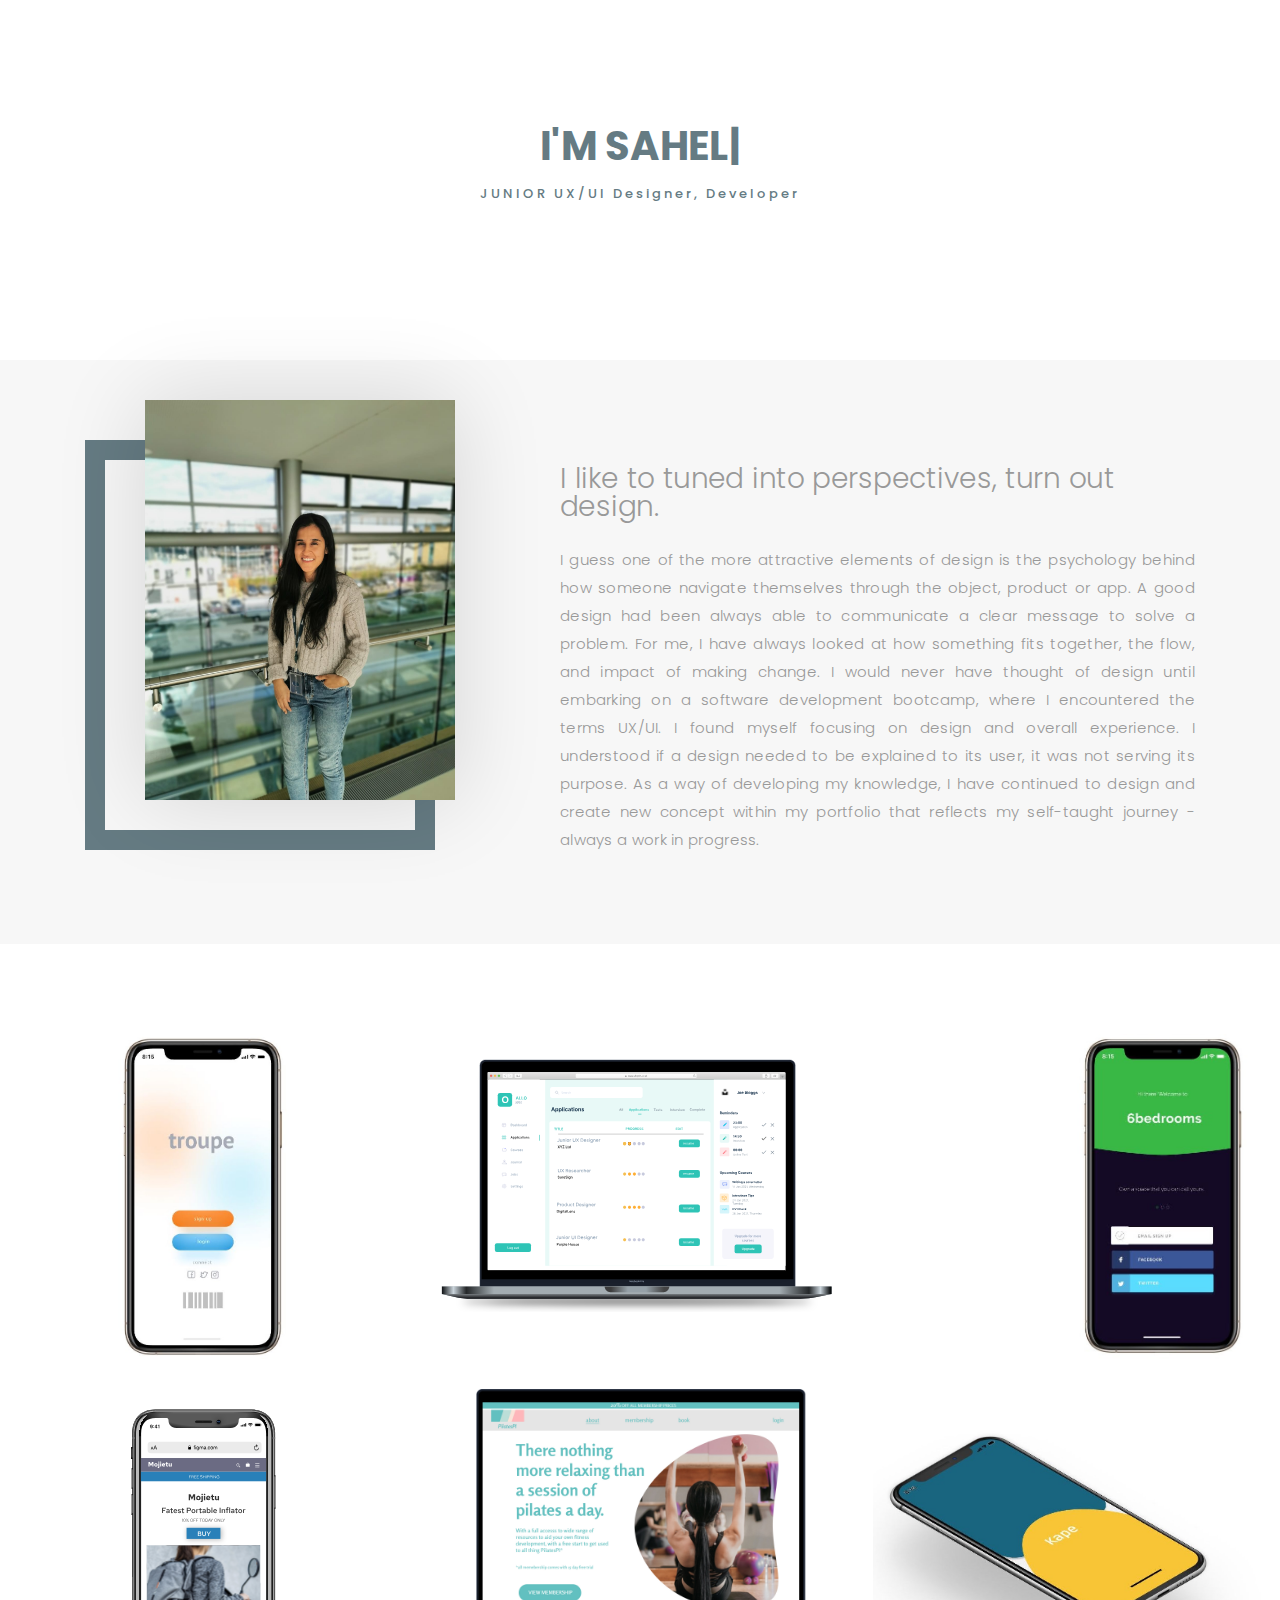
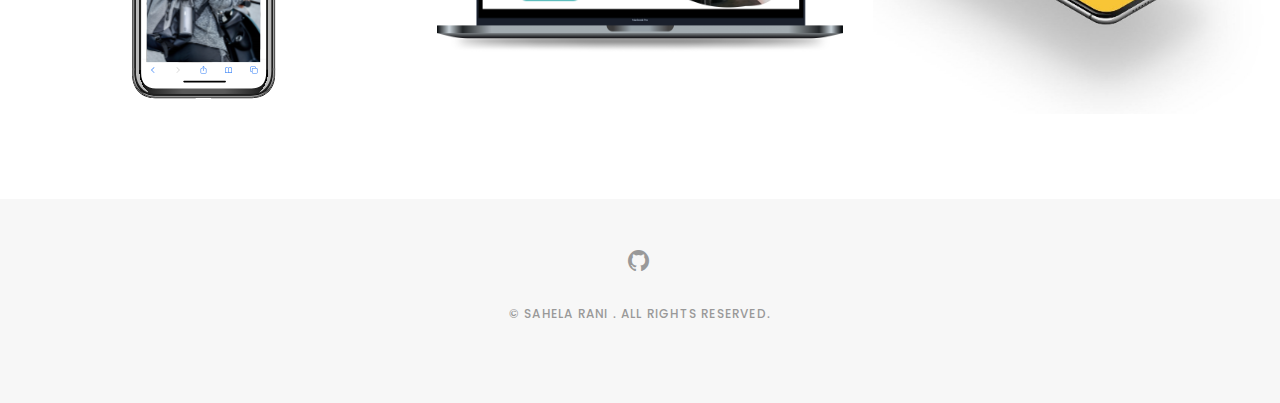
<file: index.html>
<!DOCTYPE html>
<html lang="en">

<head>
  <meta charset="utf-8">
  <meta content="width=device-width, initial-scale=1.0" name="viewport">

  <title>Sahela</title>
  <meta content="" name="description">
  <meta content="" name="keywords">

  <!-- Favicons -->
  <link href="assets/img/favicon.png" rel="icon">
  <link href="assets/img/apple-touch-icon.png" rel="apple-touch-icon">

  <!-- Google Fonts -->
  <link
    href="https://fonts.googleapis.com/css?family=Poppins:300,300i,400,400i,500,500i,600,600i,700,700i|Playfair+Display:400,400i,500,500i,600,600i,700,700i,900,900i"
    rel="stylesheet">

  <!-- Vendor CSS Files -->
  <link href="assets/vendor/bootstrap/css/bootstrap.min.css" rel="stylesheet">
  <link href="assets/vendor/hover/hover.min.css" rel="stylesheet">
  <link href="assets/vendor/ionicons/css/ionicons.min.css" rel="stylesheet">
  <link href="assets/vendor/boxicons/css/boxicons.min.css" rel="stylesheet">
  <link href="assets/vendor/venobox/venobox.css" rel="stylesheet">
  <link href="assets/vendor/owl.carousel/assets/owl.carousel.min.css" rel="stylesheet">

  <!-- Template Main CSS File -->
  <link href="assets/css/style.css" rel="stylesheet">

  <!-- Global site tag (gtag.js) - Google Analytics -->
  <script async src="https://www.googletagmanager.com/gtag/js?id=G-6GZ4BZXMTM"></script>
  <script>
    window.dataLayer = window.dataLayer || [];
    function gtag() { dataLayer.push(arguments); }
    gtag('js', new Date());

    gtag('config', 'G-6GZ4BZXMTM');
  </script>

</head>

<body>

  <!-- ======= Navbar ======= -->
  <nav id="main-nav">
    <div class="row">
      <div class="container">

        <div class="logo">
          <h2><a href="index.html" class="smoothScroll">sahela</a></h2>
        </div>

        <div class="responsive"><i data-icon="m" class="ion-navicon-round"></i></div>

      

      </div>
    </div>
  </nav><!-- End Navbar -->

  <!-- ======= Hero Section ======= -->
  <div id="hero" class="home">

    <div class="container">
      <div class="hero-content">
        <h1>I'm <span class="typed"></span></h1>
        <p class="typed-items" data-typed-person="Sahela">JUNIOR UX/UI Designer, Developer</p>
      </div>

    </div><!-- End Hero -->

    <main id="main">

      <!-- ======= About Section ======= -->
      <div id="about" class="paddsection">
        <div class="container">
          <div class="row justify-content-between">

            <div class="col-lg-4 ">
              <div class="div-img-bg">
                <div class="about-img">
                  <img src="assets/img/me.jpg" class="img-responsive" alt="me">
                </div>
              </div>
            </div>

            <div class="col-lg-7">
              <div class="about-descr">

                <p class="p-heading">I like to tuned into perspectives, turn out design.</p>
                <p class="separator">
                  I guess one of the more attractive elements of design is the psychology behind how someone navigate
                  themselves through
                  the object, product or app. A good design had been always able to communicate a clear message to solve
                  a problem. For
                  me, I have always looked at how something fits together, the flow, and impact of making change. I
                  would never have
                  thought of design until embarking on a software development bootcamp, where I encountered the terms
                  UX/UI. I found
                  myself focusing on design and overall experience. I understood if a design needed to be explained to
                  its user, it was not
                  serving its purpose. As a way of developing my knowledge, I have continued to design and create new
                  concept within my
                  portfolio that reflects my self-taught journey - always a work in progress.
                </p>

              </div>

            </div>
          </div>
        </div>
      </div><!-- End About Section -->



      <!-- ======= Portfolio Section ======= -->
      <div id="portfolio" class="paddsection">

        <div class="row portfolio-container">

              <div class="col-lg-4 col-md-6 portfolio-item ">
                <img src="assets/img/portfolio/portfolio-4.jpg" class="img-fluid" alt="">
                <div class="portfolio-info">
                  <h4>troupe</h4>
                  <p>(UX) Your personal inventory.</p>
                  <a href="assets/img/portfolio/portfolio-4.jpg" data-gall="portfolioGallery" class="venobox preview-link"
                    title="App 3"><i class="bx bx-plus"></i></a>
                  <a href="troupe-details.html"  class="details-link" title="More Details"><i
                      class="bx bx-link"></i></a>
                </div>
              </div>



          <div class="col-lg-4 col-md-6 portfolio-item">
            <img src="assets/img/portfolio/portfolio-2.svg" class="img-fluid" alt="">
            <div class="portfolio-info">
              <h4>allO</h4>
              <p> (UX) Job hunting with a focus.</p>
              <a href="assets/img/portfolio/portfolio-2.svg" data-gall="portfolioGallery" class="venobox preview-link"
                title="Web 3"><i class="bx bx-plus"></i></a>
              <a href="allo-details.html" class="details-link" title="More Details"><i class="bx bx-link"></i></a>
            </div>
          </div>

<div class="col-lg-4 col-md-6 portfolio-item">
  <img src="assets/img/portfolio/portfolio-1.jpg" class="img-fluid" alt="">
  <div class="portfolio-info">
    <h4>6bedrooms</h4>
    <p>(UX) Rent a space all in one place.</p>
    <a href="assets/img/portfolio/portfolio-1.jpg" data-gall="portfolioGallery" class="venobox preview-link"
      title="App 1"><i class="bx bx-plus"></i></a>
    <a href="6bedrooms-details.html" class="details-link" title="More Details"><i class="bx bx-link"></i></a>
  </div>
</div>

<div class="col-lg-4 col-md-6 portfolio-item">
  <img src="assets/img/portfolio/portfolio-3.svg" class="img-fluid" alt="">
  <div class="portfolio-info">
    <h4>Mojietu</h4>
    <p>(UI) Portable Inflator Pump (Website App)</p>
    <a href="assets/img/portfolio/portfolio-3.svg" data-gall="portfolioGallery" class="venobox preview-link"
      title="App 1"><i class="bx bx-plus"></i></a>
    <a href="Mojietu-details.html" class="details-link" title="More Details"><i class="bx bx-link"></i></a>
  </div>
</div>



          <div class="col-lg-4 col-md-6 portfolio-item ">
            <img src="assets/img/portfolio/portfolio-5.jpg" class="img-fluid" alt="">
            <div class="portfolio-info">
              <h4>PilatesPI</h4>
              <p> (UI) Sculpt over time (Website Desktop).</p>
              <a href="assets/img/portfolio/portfolio-5.svg" data-gall="portfolioGallery" class="venobox preview-link"
                title="Web 2"><i class="bx bx-plus"></i></a>
              <a href="PilatesPI-details.html" class="details-link" title="More Details"><i class="bx bx-link"></i></a>
            </div>
          </div>

       

              <div class="col-lg-4 col-md-6 portfolio-item ">
                <img src="assets/img/portfolio/portfolio-6.jpg" class="img-fluid" alt="">
                <div class="portfolio-info">
                  <h4>KAPE</h4>
                  <p>(UI) For the freelancer, creative and visionary. </p>
                  <a href="assets/img/portfolio/portfolio-6.jpg" data-gall="portfolioGallery" class="venobox preview-link"
                    title="Card 2"><i class="bx bx-plus"></i></a>
                  <a href="KAPE-details.html" class="details-link" title="More Details"><i class="bx bx-link"></i></a>
                </div>
              </div>


        </div>

      </div>

  </div><!-- End Portfolio Section -->


  <!-- ======= Footer ======= -->
  <div id="footer" class="text-center">
    <div class="container">
      <div class="socials-media text-center">

        <ul class="list-unstyled">
          <li><a href="https://github.com/SxhelaR"><i class="ion-social-github"></i></a></li>
          
        </ul>

      </div>

      <p>&copy; Sahela Rani . All rights reserved.</p>

    </div>
  </div><!-- End Footer -->

  <!-- Vendor JS Files -->
  <script src="assets/vendor/jquery/jquery.min.js"></script>
  <script src="assets/vendor/bootstrap/js/bootstrap.bundle.min.js"></script>
  <script src="assets/vendor/jquery.easing/jquery.easing.min.js"></script>
  <script src="assets/vendor/php-email-form/validate.js"></script>
  <script src="assets/vendor/typed/typed.js"></script>
  <script src="assets/vendor/jquery-sticky/jquery.sticky.js"></script>
  <script src="assets/vendor/isotope-layout/isotope.pkgd.min.js"></script>
  <script src="assets/vendor/venobox/venobox.min.js"></script>
  <script src="assets/vendor/owl.carousel/owl.carousel.min.js"></script>

  <!-- Template Main JS File -->
  <script src="assets/js/main.js"></script>

</body>

</html>
</file>
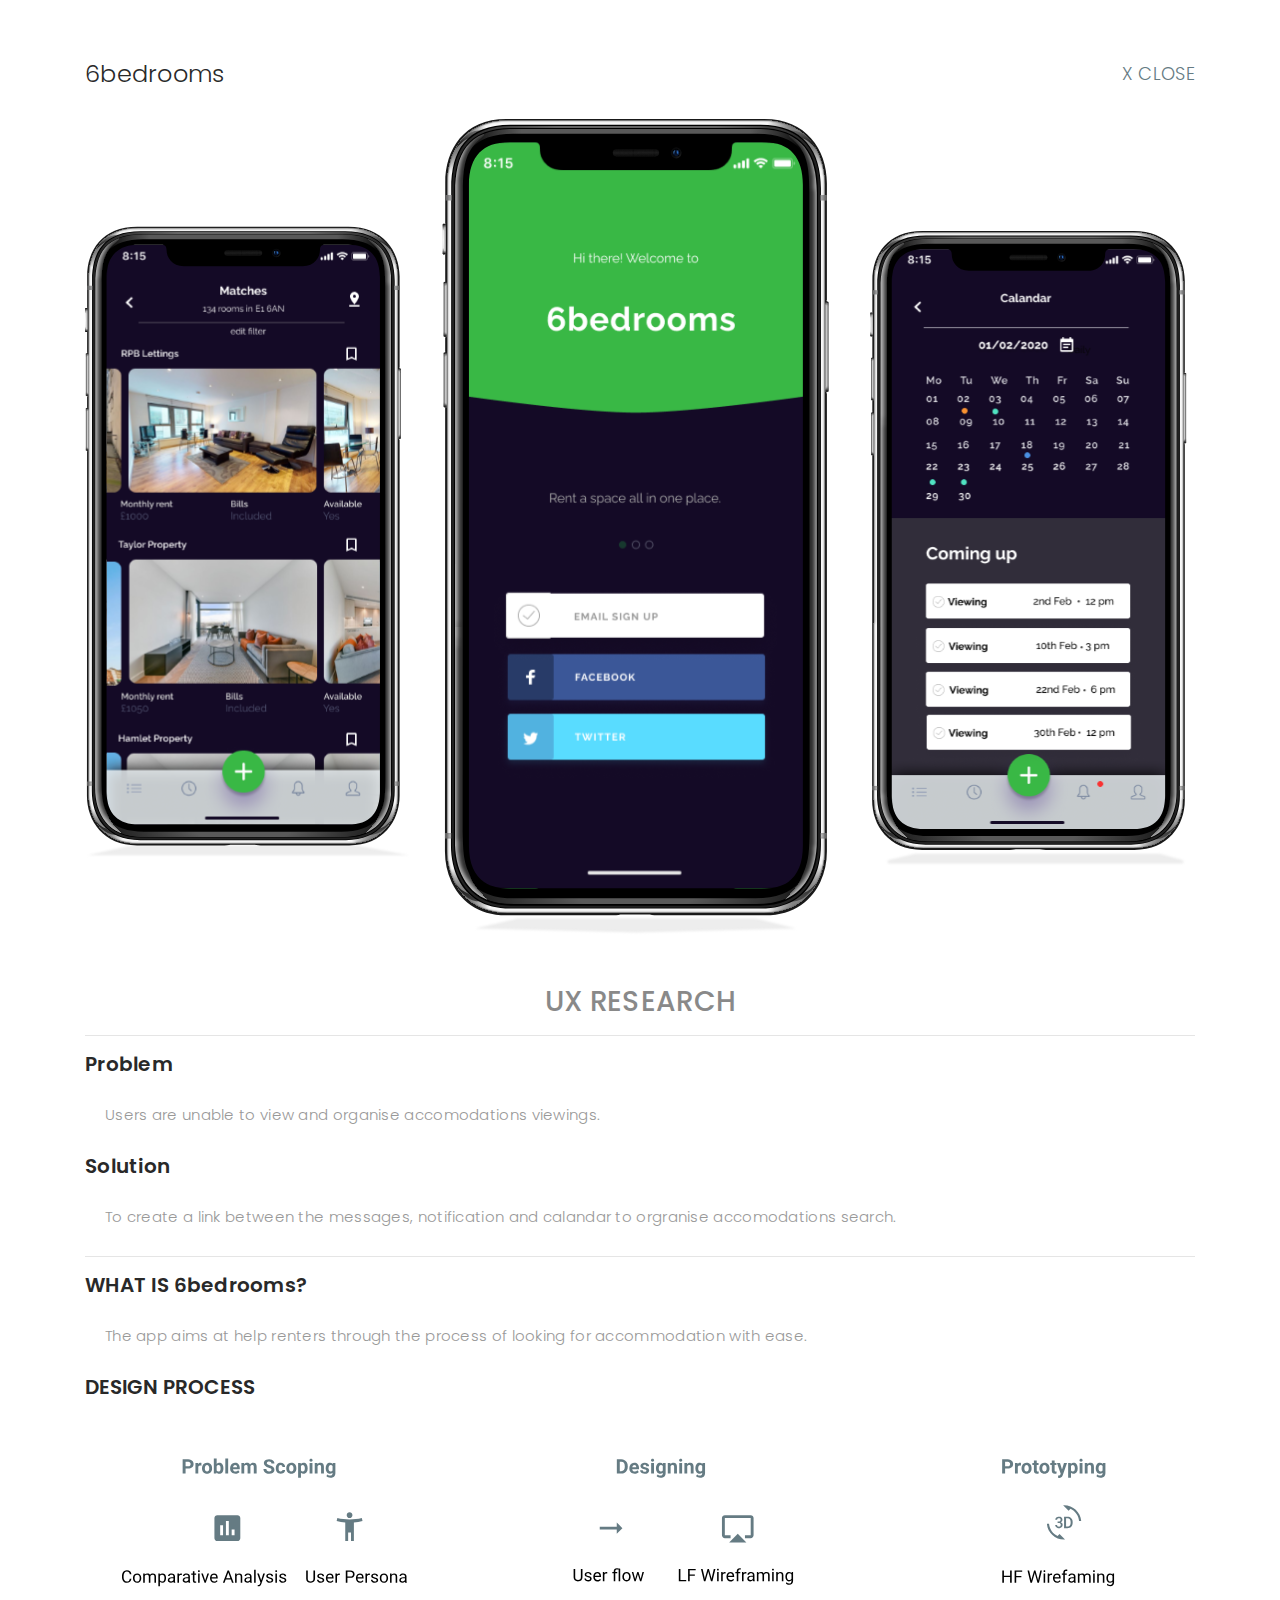
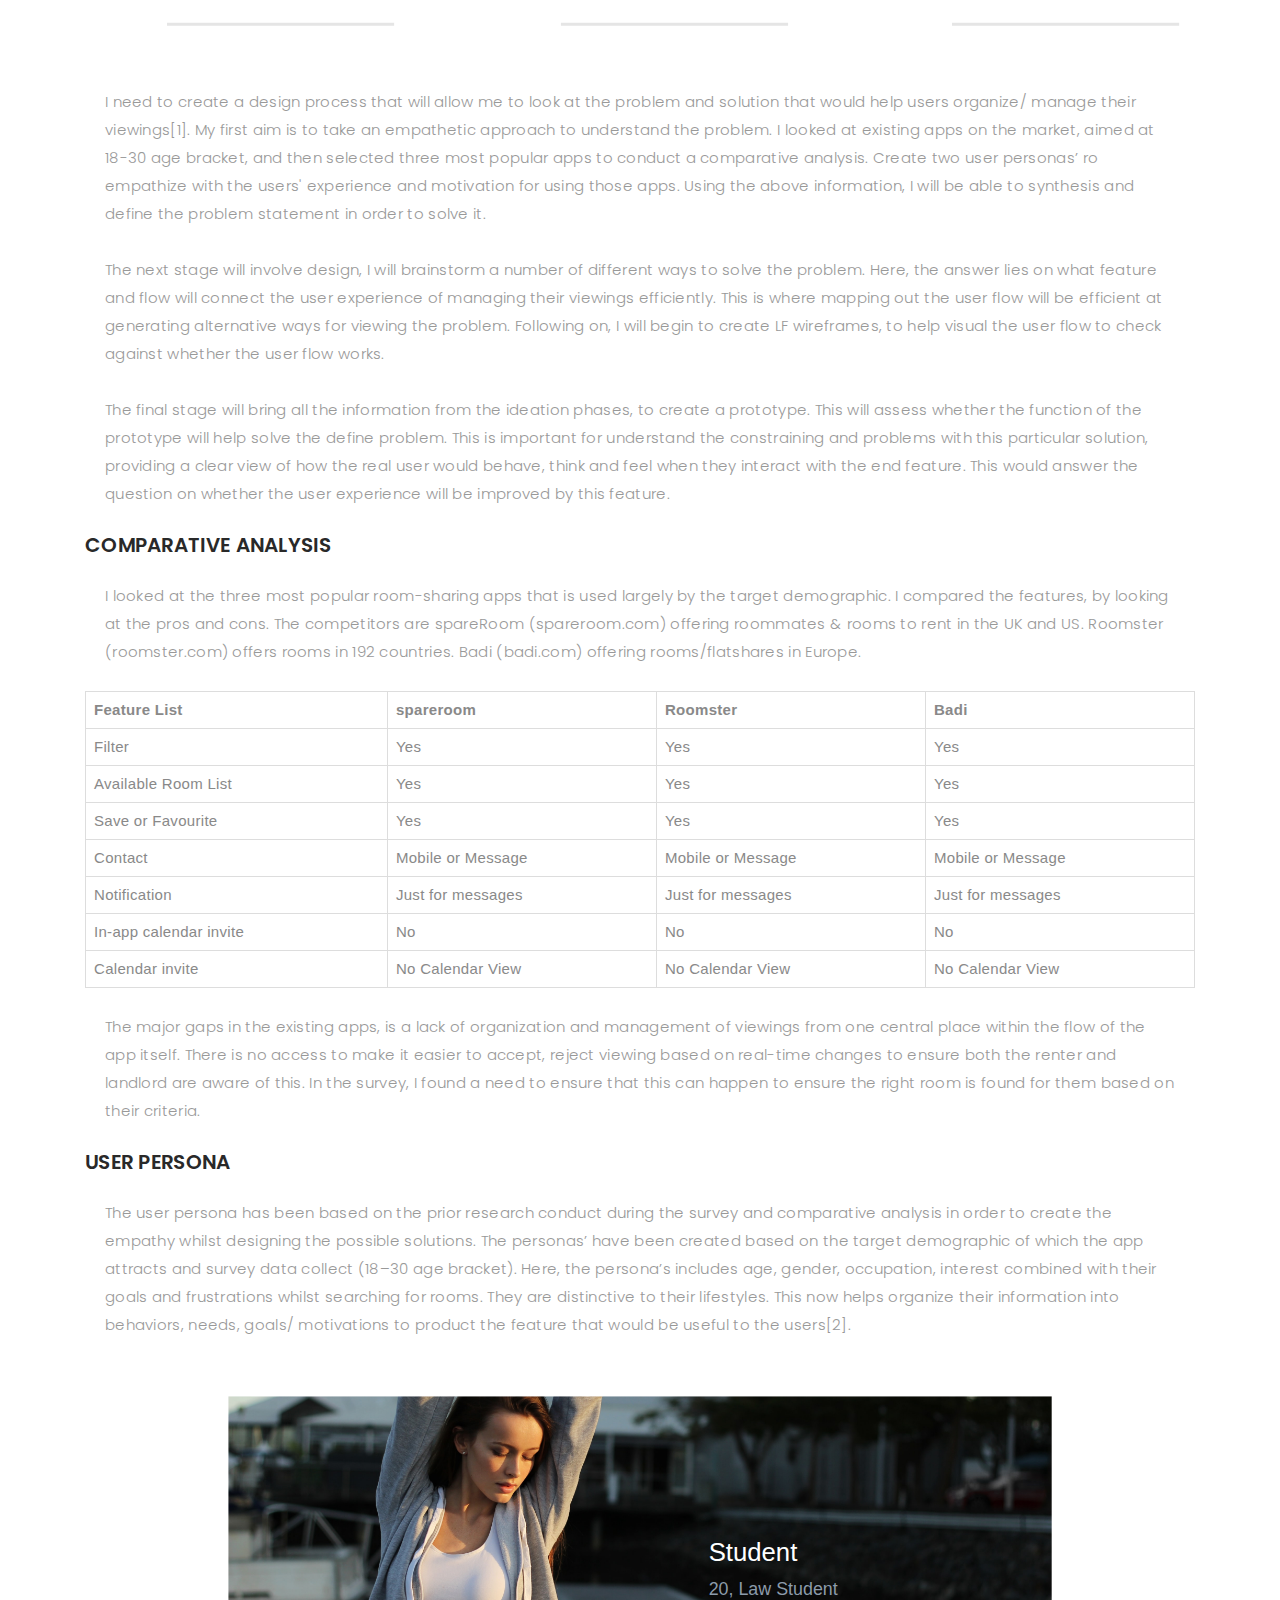
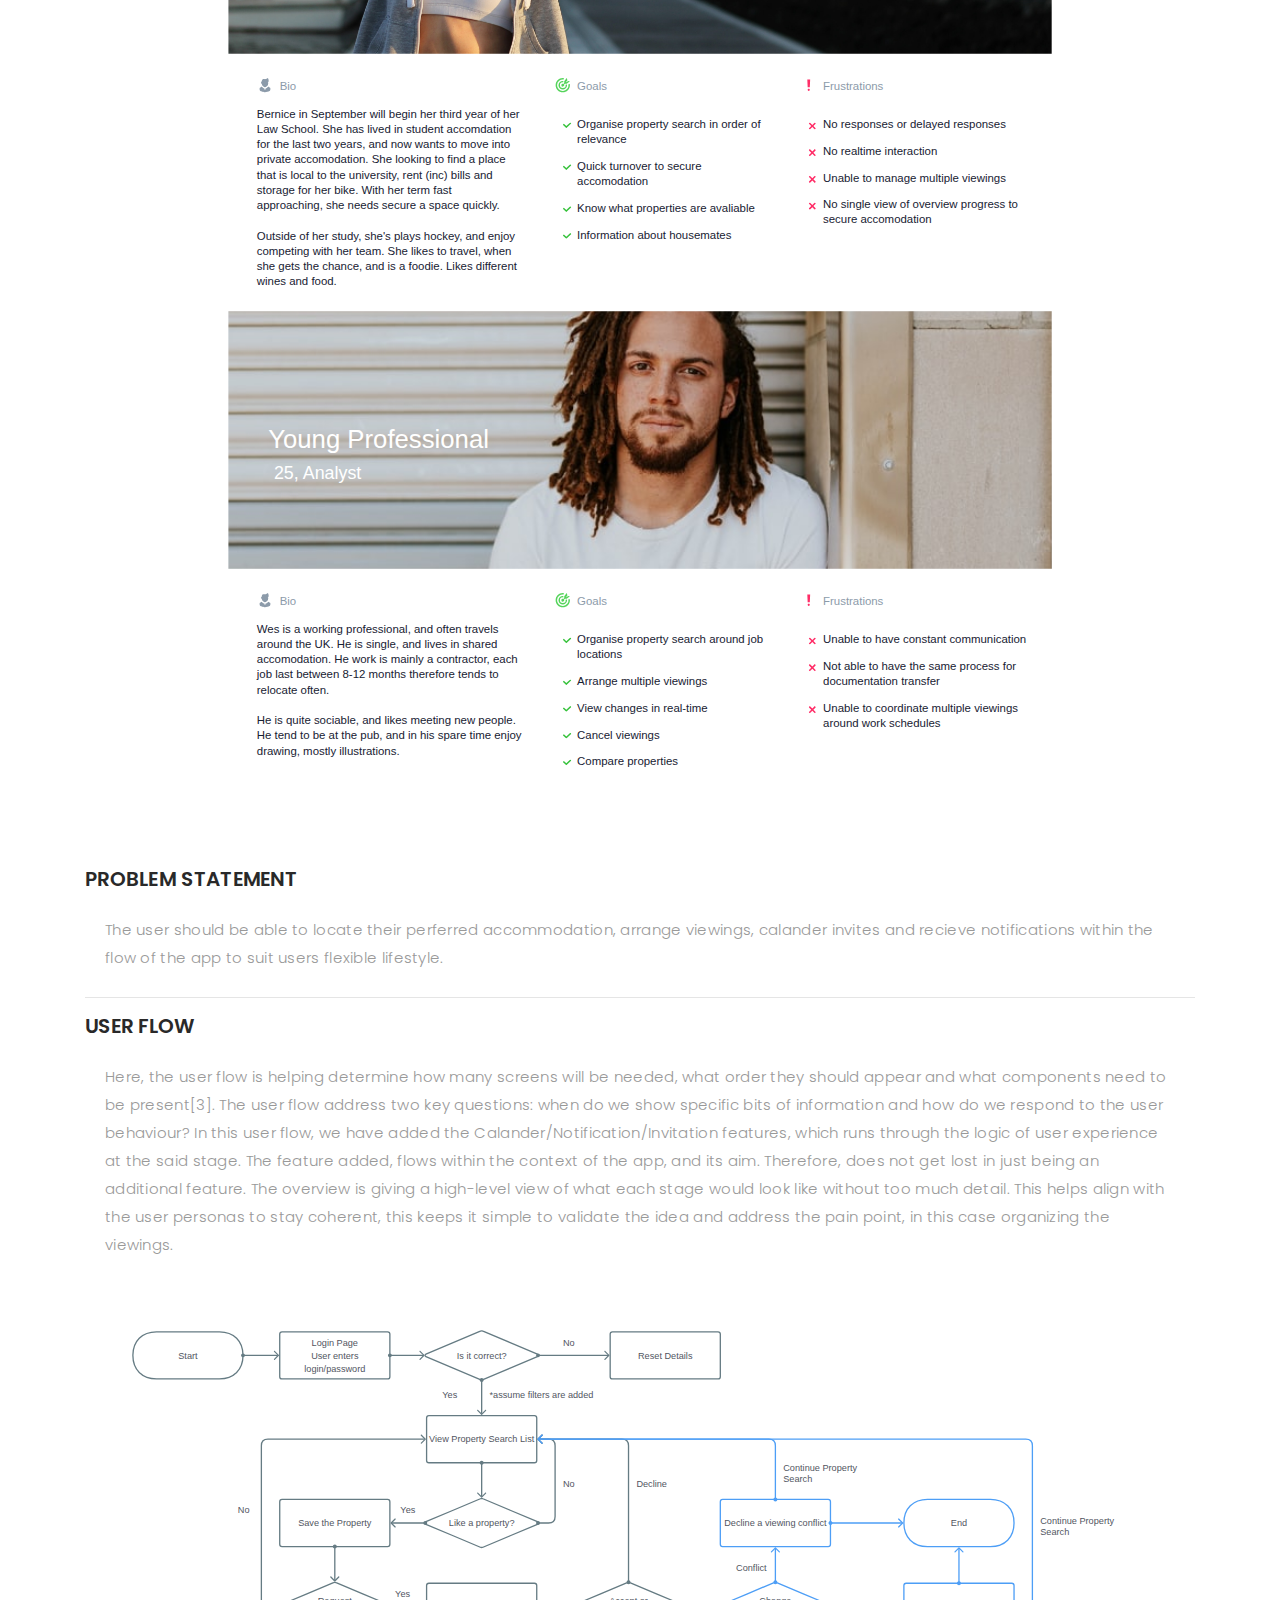
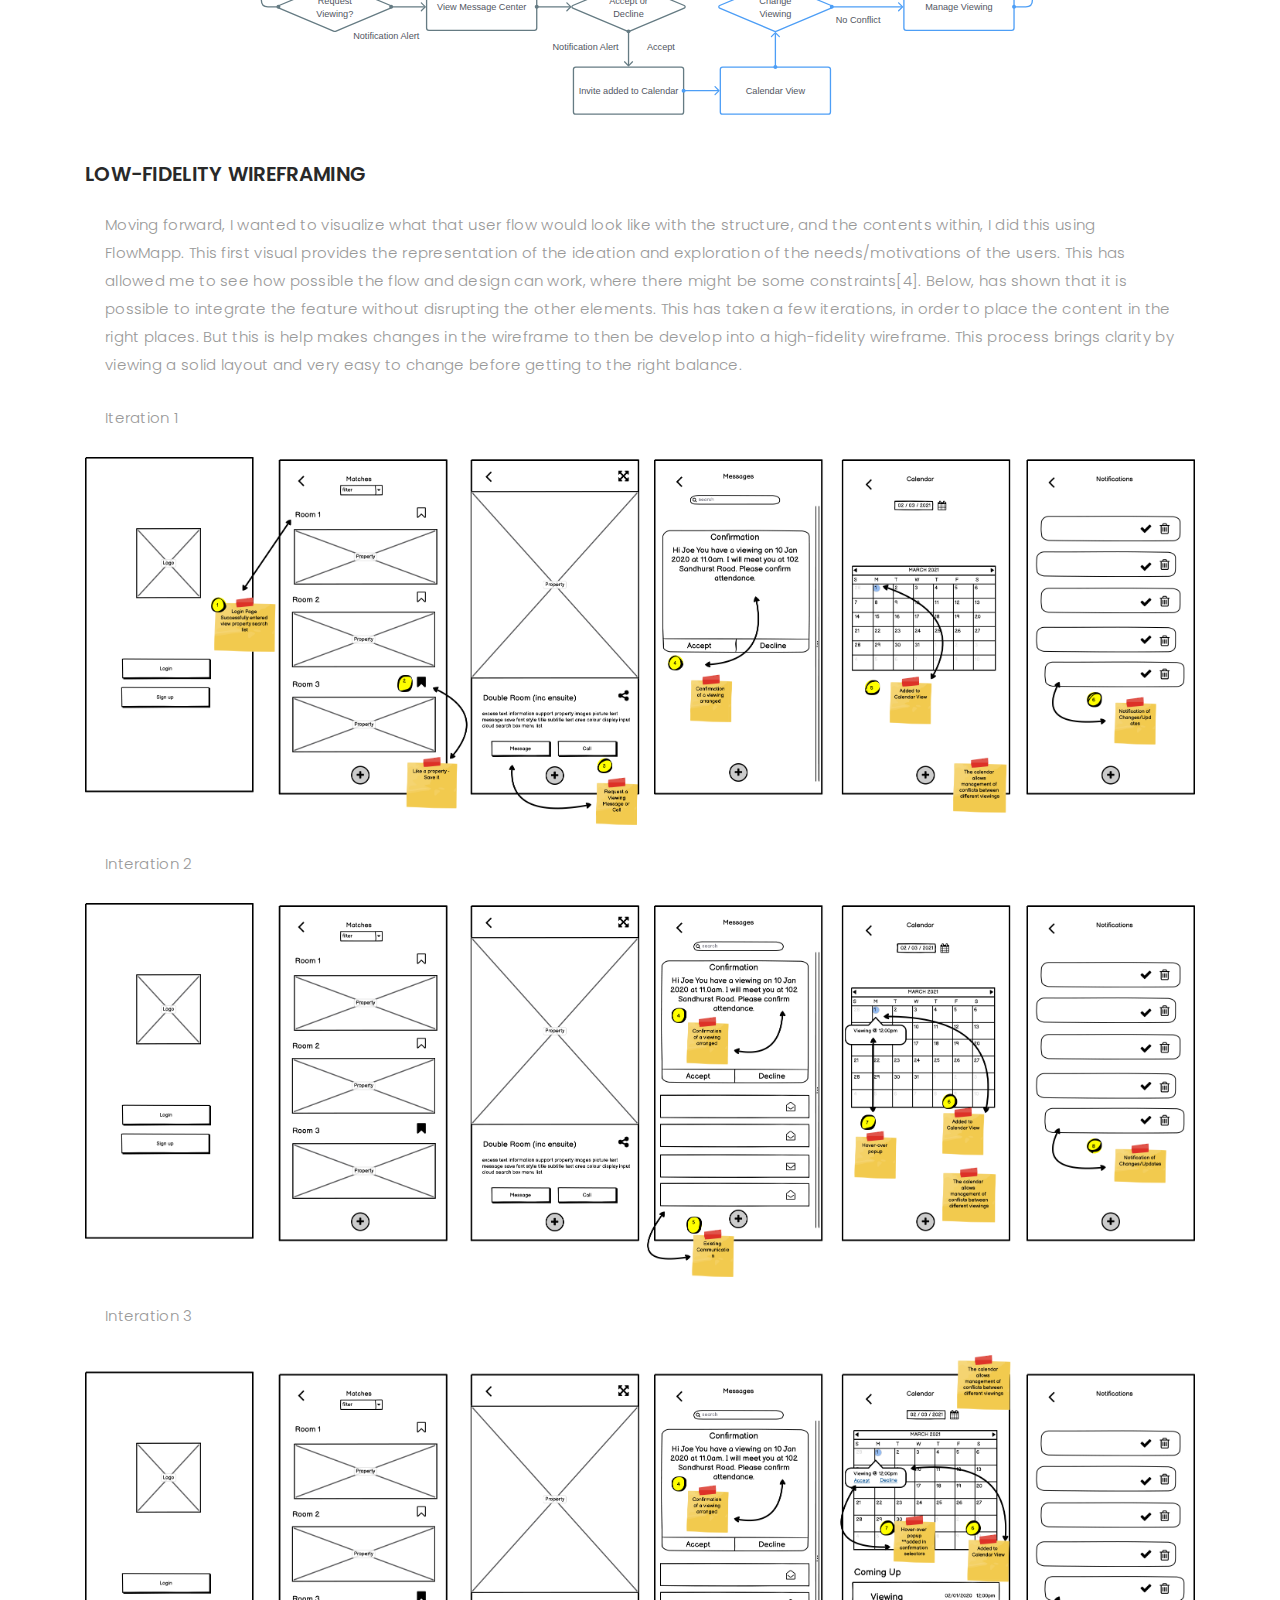
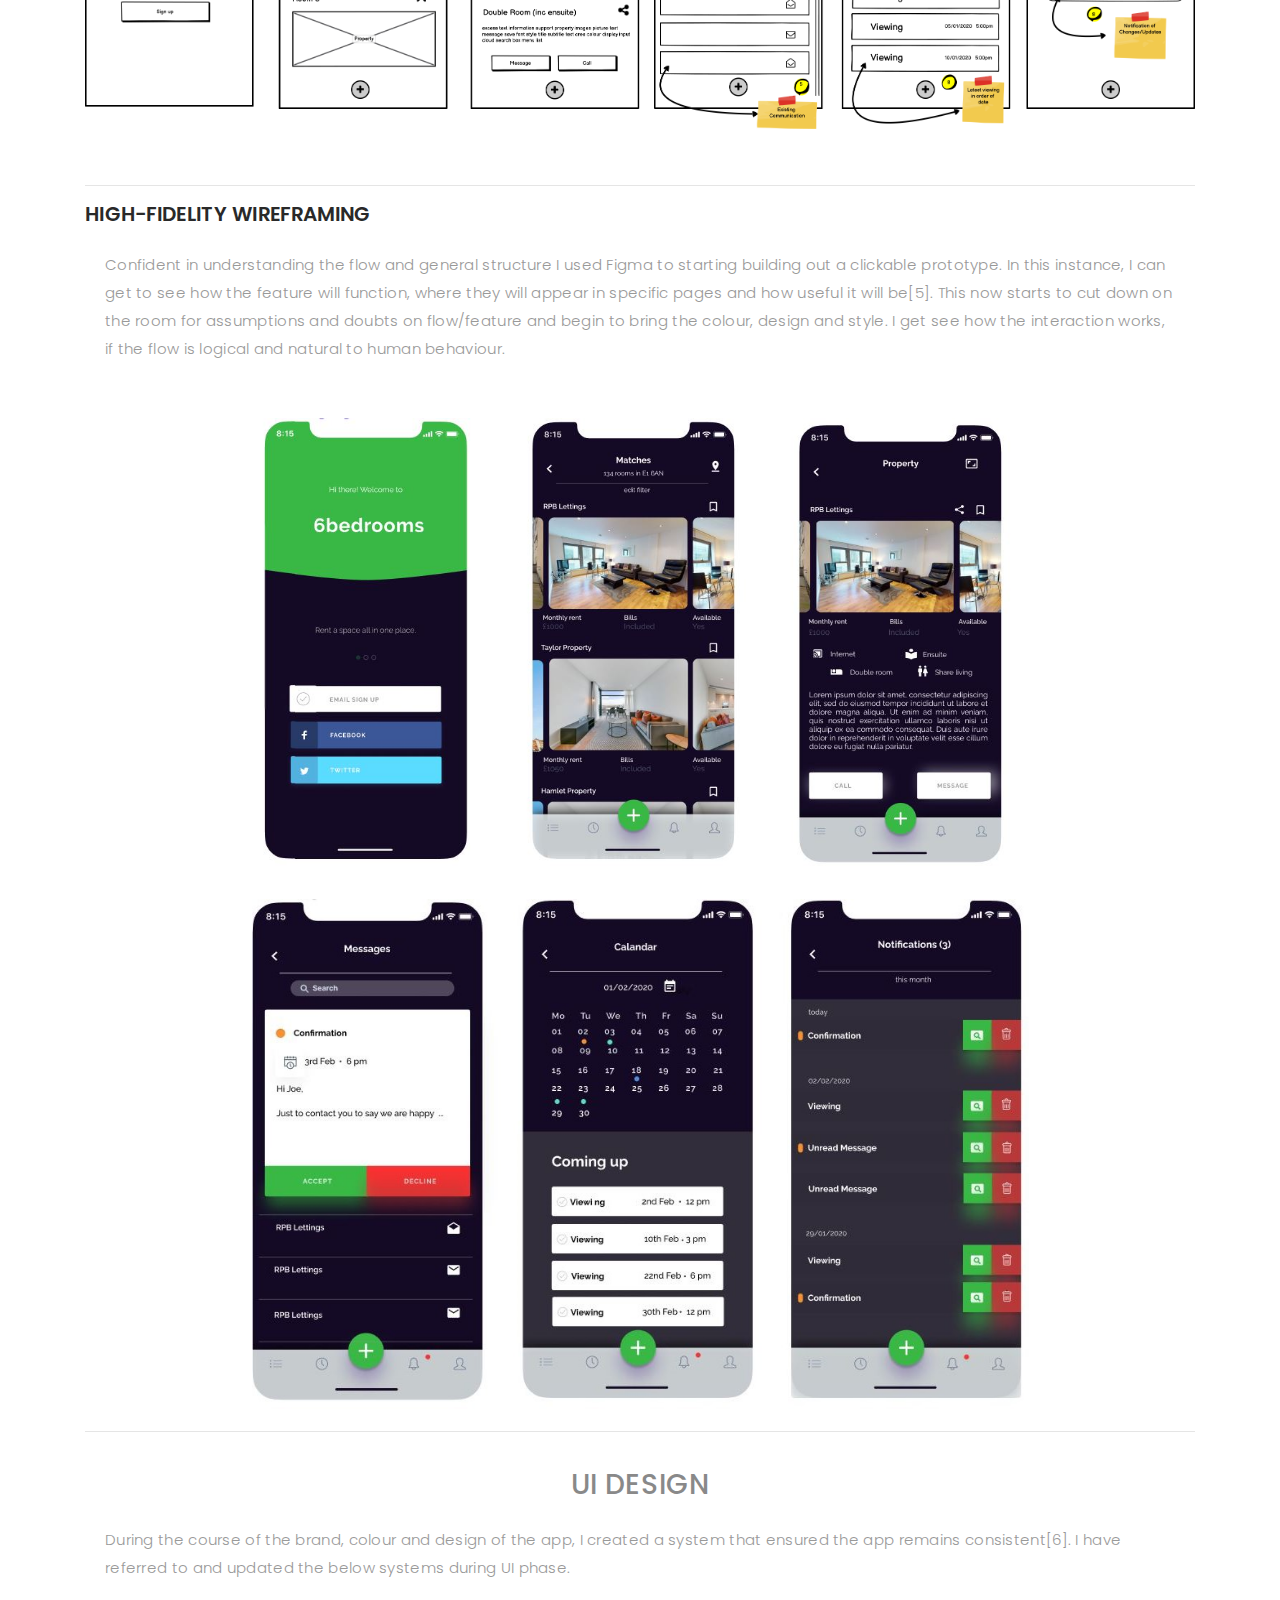
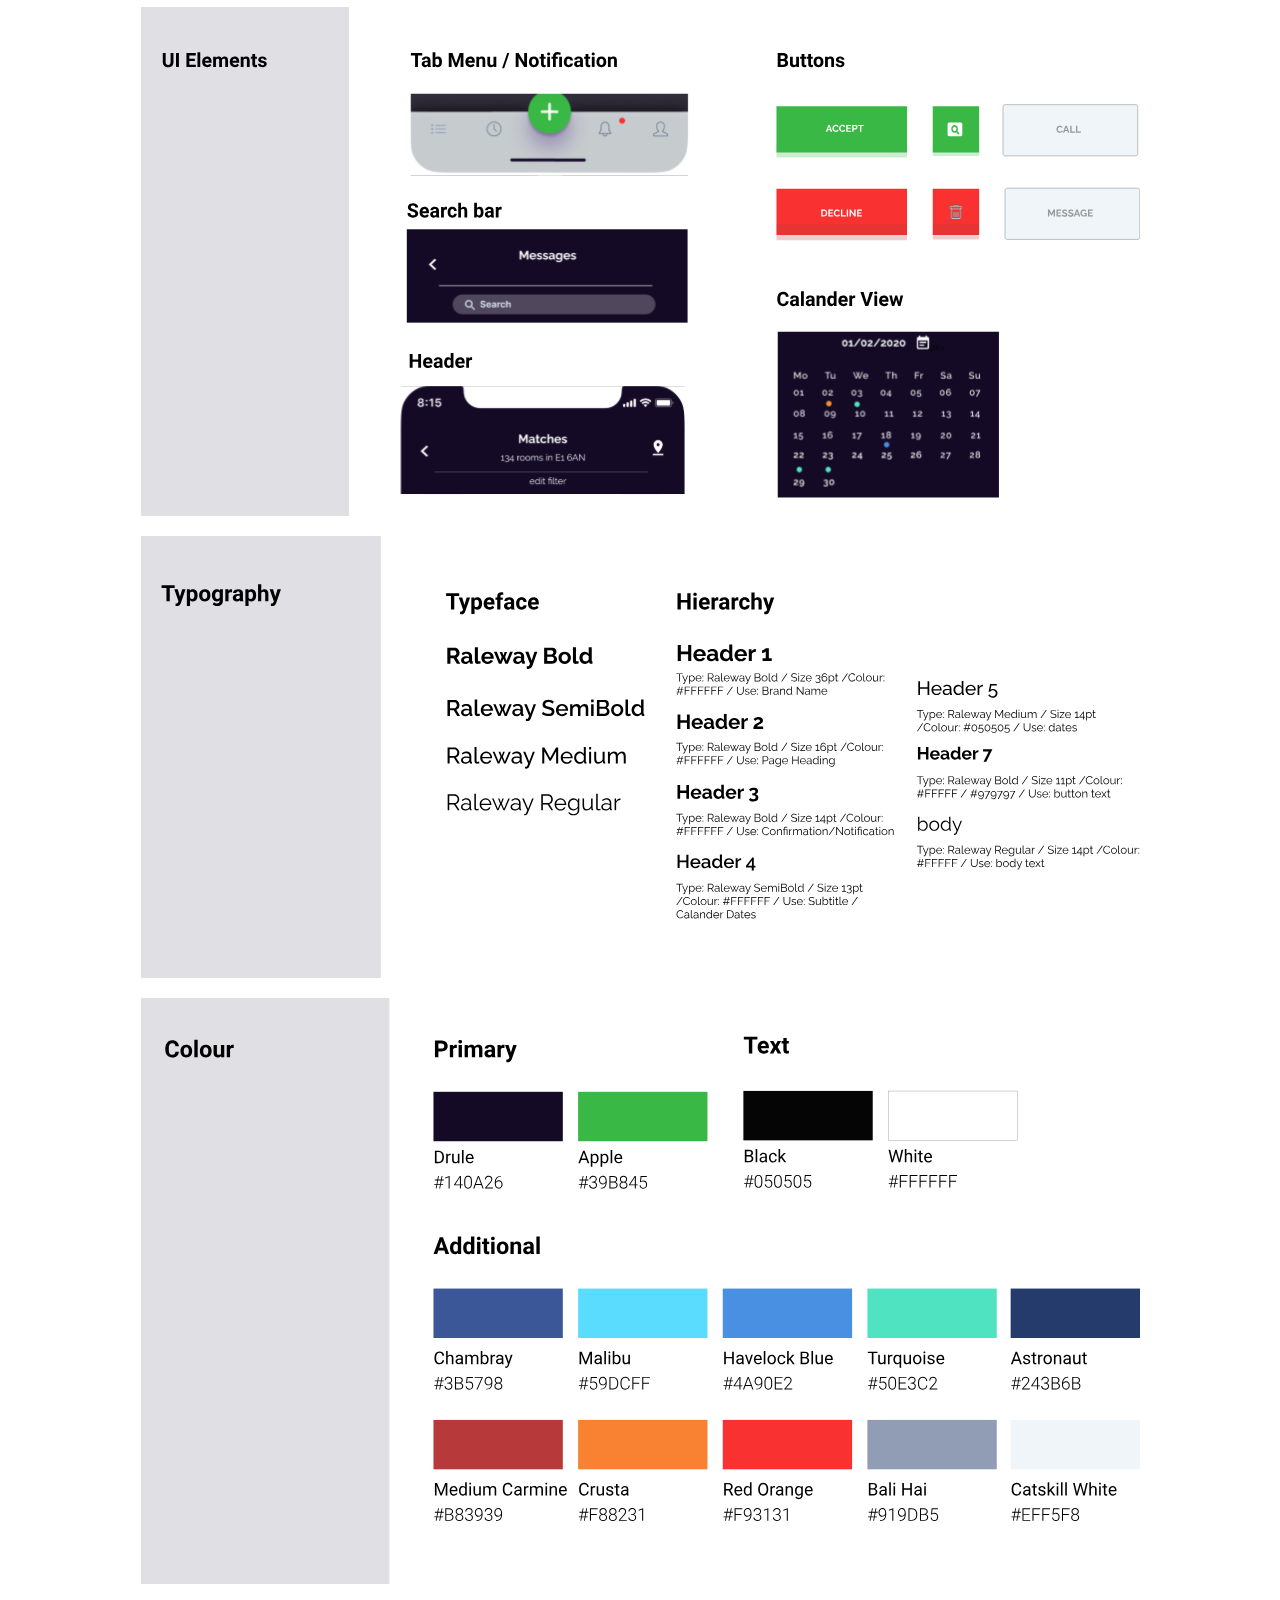
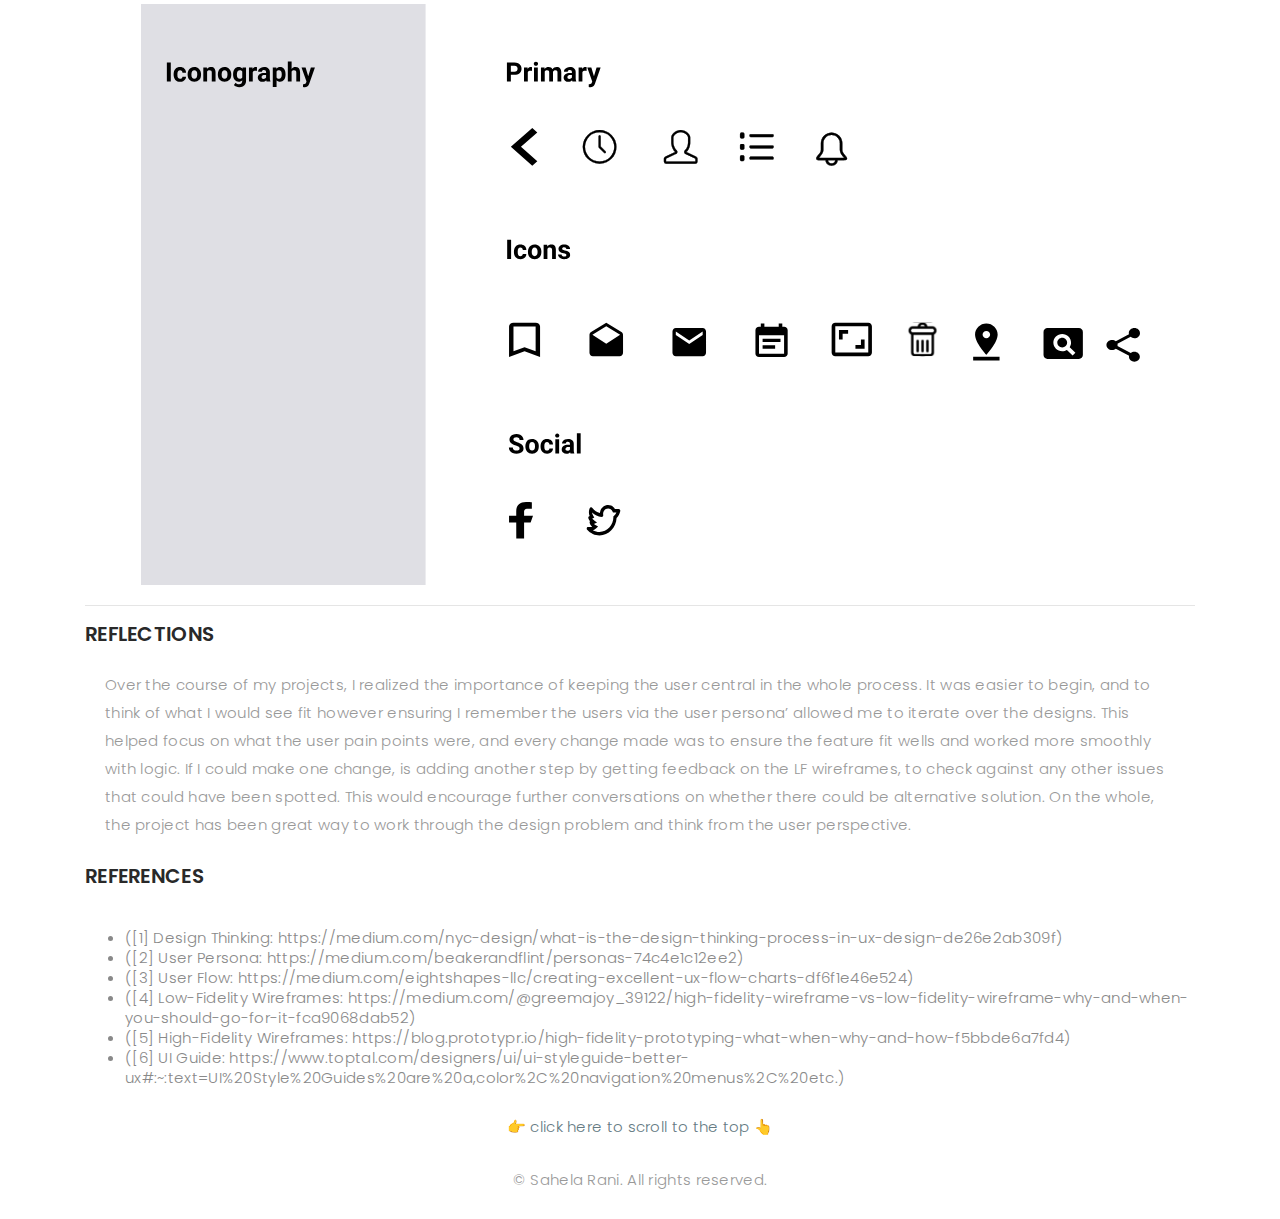
<file: 6bedrooms-details.html>
<!DOCTYPE html>
<html lang="en">

<head>
  <meta charset="utf-8">
  <meta content="width=device-width, initial-scale=1.0" name="viewport">

  <title>Sahela</title>
  <meta content="" name="description">
  <meta content="" name="keywords">

  <!-- Favicons -->
  <link href="assets/img/favicon.png" rel="icon">
  <link href="assets/img/apple-touch-icon.png" rel="apple-touch-icon">

  <!-- Google Fonts -->
  <link
    href="https://fonts.googleapis.com/css?family=Poppins:300,300i,400,400i,500,500i,600,600i,700,700i|Playfair+Display:400,400i,500,500i,600,600i,700,700i,900,900i"
    rel="stylesheet">

  <!-- Vendor CSS Files -->
  <link href="assets/vendor/bootstrap/css/bootstrap.min.css" rel="stylesheet">
  <link href="assets/vendor/hover/hover.min.css" rel="stylesheet">
  <link href="assets/vendor/ionicons/css/ionicons.min.css" rel="stylesheet">
  <link href="assets/vendor/boxicons/css/boxicons.min.css" rel="stylesheet">
  <link href="assets/vendor/venobox/venobox.css" rel="stylesheet">
  <link href="assets/vendor/owl.carousel/assets/owl.carousel.min.css" rel="stylesheet">

  <!-- Template Main CSS File -->
  <link href="assets/css/style.css" rel="stylesheet">


</head>

<body>

  <main id="main">

    <!-- ======= Breadcrumbs Section ======= -->
    <section class="breadcrumbs">
      <div class="container">

        <div class="d-flex justify-content-between align-items-center">
          <h2>6bedrooms</h2>
          <ol>
            <li><a href="index.html" style="font-size:large">X CLOSE</a></li>
          </ol>

        </div>
    </section><!-- Breadcrumbs Section -->

    <!-- ======= Portfolio Details Section ======= -->
    <section class="portfolio-details">
      <div class="container">

        <div class="portfolio-details-container">

          <div class="owl-carousel portfolio-details-carousel">
            <img src="assets/img/portfolio/6bedrooms-main.svg" class="img-fluid" alt="">

          </div>

        </div>

        <div class="portfolio-description">
          <h3 style="text-align: center;">UX RESEARCH</h3>
          <hr>
          <h4>Problem</h4>
          <p>Users are unable to view and organise accomodations viewings.</p>
          <h4>Solution</h4>
          <p>To create a link between the messages, notification and calandar to orgranise accomodations search.</p>
          <hr>
          <h4>WHAT IS 6bedrooms?</h4>
          <p>The app aims at help renters through the process of looking for accommodation with ease.</p>
          <h4>DESIGN PROCESS</h4>
          <img src="assets/img/portfolio/6bedrooms-design.svg" alt="" width="100%">
          <p>I need to create a design process that will allow me to look at the problem and solution that would help
            users organize/
            manage their
            viewings[1]. My first aim is to take an empathetic approach to understand the problem. I looked at existing
            apps on the
            market,
            aimed at 18-30 age bracket, and then selected three most popular apps to conduct a comparative analysis.
            Create two user personas’ ro empathize with the
            users' experience and motivation for using those apps. Using the above information, I will be able
            to
            synthesis and define the problem statement in order to solve it.
            <br>
            <br>
            The next stage will involve design, I will brainstorm a number of different ways to solve the problem. Here,
            the answer
            lies on what feature and flow will connect the user experience of managing their viewings efficiently. This
            is where
            mapping out the user flow will be efficient at generating alternative ways for viewing the problem.
            Following on, I will
            begin to create LF wireframes, to help visual the user flow to check against whether the user flow works.
            <br>
            <br>
            The final stage will bring all the information from the ideation phases, to create a prototype. This will
            assess
            whether the function of the prototype will help solve the define problem. This is important for understand
            the
            constraining and problems with this particular solution, providing a clear view of how the real user would
            behave, think
            and feel when they interact with the end feature. This would answer the question on whether the user
            experience will be
            improved by this feature.
          </p>
          <h4>COMPARATIVE ANALYSIS</h4>
          <div>
            <p>I looked at the three most popular room-sharing apps that is used largely by the target demographic. I
              compared the features, by looking at the pros and cons. The competitors are spareRoom
              (spareroom.com)
              offering roommates & rooms to rent in the UK and US. Roomster (roomster.com) offers rooms in 192
              countries. Badi
              (badi.com) offering rooms/flatshares in Europe.</p>

            <table>
              <tr>
                <th>Feature List</th>
                <th>spareroom</th>
                <th>Roomster</th>
                <th>Badi</th>
              </tr>
              <tr>
                <td>Filter</td>
                <td>Yes</td>
                <td>Yes</td>
                <td>Yes</td>
              </tr>
              <tr>
                <td>Available Room List</td>
                <td>Yes</td>
                <td>Yes</td>
                <td>Yes</td>
              </tr>
              <tr>
                <td>Save or Favourite</td>
                <td>Yes</td>
                <td>Yes</td>
                <td>Yes</td>
              </tr>
              <tr>
                <td>Contact</td>
                <td>Mobile or Message</td>
                <td>Mobile or Message</td>
                <td>Mobile or Message</td>
              </tr>
              <tr>
                <td>Notification</td>
                <td>Just for messages</td>
                <td>Just for messages</td>
                <td>Just for messages</td>
              </tr>
              <tr>
                <td>In-app calendar invite</td>
                <td>No</td>
                <td>No</td>
                <td>No</td>
              </tr>
              <tr>
                <td>Calendar invite</td>
                <td>No Calendar View</td>
                <td>No Calendar View</td>
                <td>No Calendar View</td>
              </tr>
            </table>
            <p>The major gaps in the existing apps, is a lack of organization and management of viewings from one
              central place within
              the flow of the app itself. There is no access to make it easier to accept, reject viewing based on
              real-time changes to
              ensure both the renter and landlord are aware of this. In the survey, I found a need to ensure that this
              can happen to
              ensure the right room is found for them based on their criteria.</p>
          </div>
          <h4>USER PERSONA</h4>
          <p>The user persona has been based on the prior research conduct during the survey and comparative analysis in
            order to
            create the empathy whilst designing the possible solutions. The personas’ have been created based on the
            target
            demographic of which the app attracts and survey data collect (18–30 age bracket). Here, the persona’s
            includes age,
            gender, occupation, interest combined with their goals and frustrations whilst searching for rooms. They are
            distinctive
            to their lifestyles. This now helps organize their information into behaviors, needs, goals/ motivations to
            product the
            feature that would be useful to the users[2].</p>
          <div>
            <img src="assets/img/portfolio/6bedrooms-persona.svg" alt="" class="centerImage" width="80%">
          </div>
          <h4>PROBLEM STATEMENT</h4>
          <p>The user should be able to locate their perferred accommodation,
         arrange viewings, calander invites and recieve notifications within the flow of the app to suit users flexible lifestyle.
            <hr>
          <h4>USER FLOW</h4>
          <p>Here, the user flow is helping determine how many screens will be needed, what order they should appear and
            what
            components need to be present[3]. The user flow address two key questions: when do we show specific bits of
            information and
            how do we respond to the user behaviour? In this user flow, we have added the
            Calander/Notification/Invitation features,
            which runs through the logic of user experience at the said stage. The feature added, flows within the
            context of the
            app, and its aim. Therefore, does not get lost in just being an additional feature. The overview is giving a
            high-level
            view of what each stage would look like without too much detail. This helps align with the user personas to
            stay
            coherent, this keeps it simple to validate the idea and address the pain point, in this case organizing the
            viewings.</p>
          <div>
            <img src="assets/img/portfolio/6bedrooms-userflow.svg" alt="" width="100%">
            <br>
          </div>
          <h4>LOW-FIDELITY WIREFRAMING</h4>
          <p>Moving forward, I wanted to visualize what that user flow would look like with the structure, and the
            contents within, I
            did this using FlowMapp. This first visual provides the representation of the ideation and exploration of
            the
            needs/motivations of the users. This has allowed me to see how possible the flow and design can work, where
            there might
            be some constraints[4]. Below, has shown that it is possible to integrate the feature without disrupting the
            other
            elements. This has taken a few iterations, in order to place the content in the right places. But this is
            help makes
            changes in the wireframe to then be develop into a high-fidelity wireframe. This process brings clarity by
            viewing a
            solid layout and very easy to change before getting to the right balance.</p>
          <div>
            <p>Iteration 1</p>
            <img src="assets/img/portfolio/6bedrooms-wireframe1.png" alt="" width="100%">
            <p>Interation 2</p>
            <img src="assets/img/portfolio/6bedrooms-wireframe2.png" alt="" width="100%">
            <p>Interation 3</p>
            <img src="assets/img/portfolio/6bedrooms-wireframe3.png" alt="" width="100%">
          </div>
          <br>
          <br>
          <hr>
          <h4>HIGH-FIDELITY WIREFRAMING</h4>
          <p>Confident in understanding the flow and general structure I used Figma to starting building out a clickable
            prototype.
            In this instance, I can get to see how the feature will function, where they will appear in specific pages
            and how
            useful it will be[5]. This now starts to cut down on the room for assumptions and doubts on flow/feature and
            begin to bring
            the colour, design and style. I get see how the interaction works, if the flow is logical and natural to
            human
            behaviour.</p>
          <div>
            <br>
            <img src="assets/img/portfolio/6bedrooms-prototype1.JPG" alt=""  class="centerImage" width="70%">
            <img src="assets/img/portfolio/6bedrooms-prototype2.JPG" alt=""  class="centerImage" width="70%">
          </div>

          <hr>
          <br>
          <h3 style="text-align: center;">UI DESIGN</h3>
          <p>During the course of the brand, colour and design of the app, I created a system that ensured the app
            remains consistent[6]. I have referred to and updated the below systems during UI phase.</p>
          <div>
            <img src="assets/img/portfolio/6bedrooms-UI.svg" alt="" class="centerImage" width="90%">
          </div>
          <div>
            <img src="assets/img/portfolio/6bedrooms-typography.svg" alt="" class="centerImage" width="90%">
          </div>
          <div>
            <img src="assets/img/portfolio/6bedrooms-colour.svg" alt="" class="centerImage" width="90%">
          </div>
          <div>
            <img src="assets/img/portfolio/6bedrooms-iconography.svg" alt="" class="centerImage" width="90%">
          </div>
          <hr>
          <h4>REFLECTIONS</h4>
          <p>Over the course of my projects, I realized the importance of keeping the user central in the whole
            process. It
            was easier to begin, and to think of what I would see fit however ensuring I remember the users via the user
            persona’
            allowed me to iterate over the designs. This helped focus on what the user pain points were, and every
            change
            made was to ensure the
            feature fit wells and worked more smoothly with logic. If I could make one change, is adding another step by
            getting feedback
            on the LF wireframes, to check against any other issues that could have been spotted. This would encourage
            further
            conversations on whether there could be alternative solution. On the whole, the project has been
            great way to work through the design problem and think from the user perspective. </p>
            <h4>REFERENCES</h4>
            <br>
            <br>
            <ul>
              <li>([1] Design Thinking: https://medium.com/nyc-design/what-is-the-design-thinking-process-in-ux-design-de26e2ab309f)</li>
              <li>([2] User Persona: https://medium.com/beakerandflint/personas-74c4e1c12ee2)</li>
              <li>([3] User Flow: https://medium.com/eightshapes-llc/creating-excellent-ux-flow-charts-df6f1e46e524)</li>
              <li>([4] Low-Fidelity Wireframes:
              https://medium.com/@greemajoy_39122/high-fidelity-wireframe-vs-low-fidelity-wireframe-why-and-when-you-should-go-for-it-fca9068dab52)</li>
              <li>([5] High-Fidelity Wireframes: https://blog.prototypr.io/high-fidelity-prototyping-what-when-why-and-how-f5bbde6a7fd4)</li>
              <li>([6] UI Guide:
              https://www.toptal.com/designers/ui/ui-styleguide-better-ux#:~:text=UI%20Style%20Guides%20are%20a,color%2C%20navigation%20menus%2C%20etc.)</li>
            </ul>
          <p style="text-align: center"><a href="6bedrooms-details.html"> 👉 click here to scroll to the
              top 👆</a></p>
        </div>
      </div>
      </div>
    </section><!-- End Portfolio Details Section -->

  </main><!-- End #main -->

  <!-- ======= Footer ======= -->
  <div id=" footer" class="text-center">
    <div class="container">

      <p>&copy; Sahela Rani. All rights reserved.</p>



    </div>
  </div><!-- End Footer -->

  <!-- Vendor JS Files -->
  <script src="assets/vendor/jquery/jquery.min.js"></script>
  <script src="assets/vendor/bootstrap/js/bootstrap.bundle.min.js"></script>
  <script src="assets/vendor/jquery.easing/jquery.easing.min.js"></script>
  <script src="assets/vendor/php-email-form/validate.js"></script>
  <script src="assets/vendor/typed/typed.js"></script>
  <script src="assets/vendor/jquery-sticky/jquery.sticky.js"></script>
  <script src="assets/vendor/isotope-layout/isotope.pkgd.min.js"></script>
  <script src="assets/vendor/venobox/venobox.min.js"></script>
  <script src="assets/vendor/owl.carousel/owl.carousel.min.js"></script>

  <!-- Template Main JS File -->
  <script src="assets/js/main.js"></script>

</body>

</html>
</file>
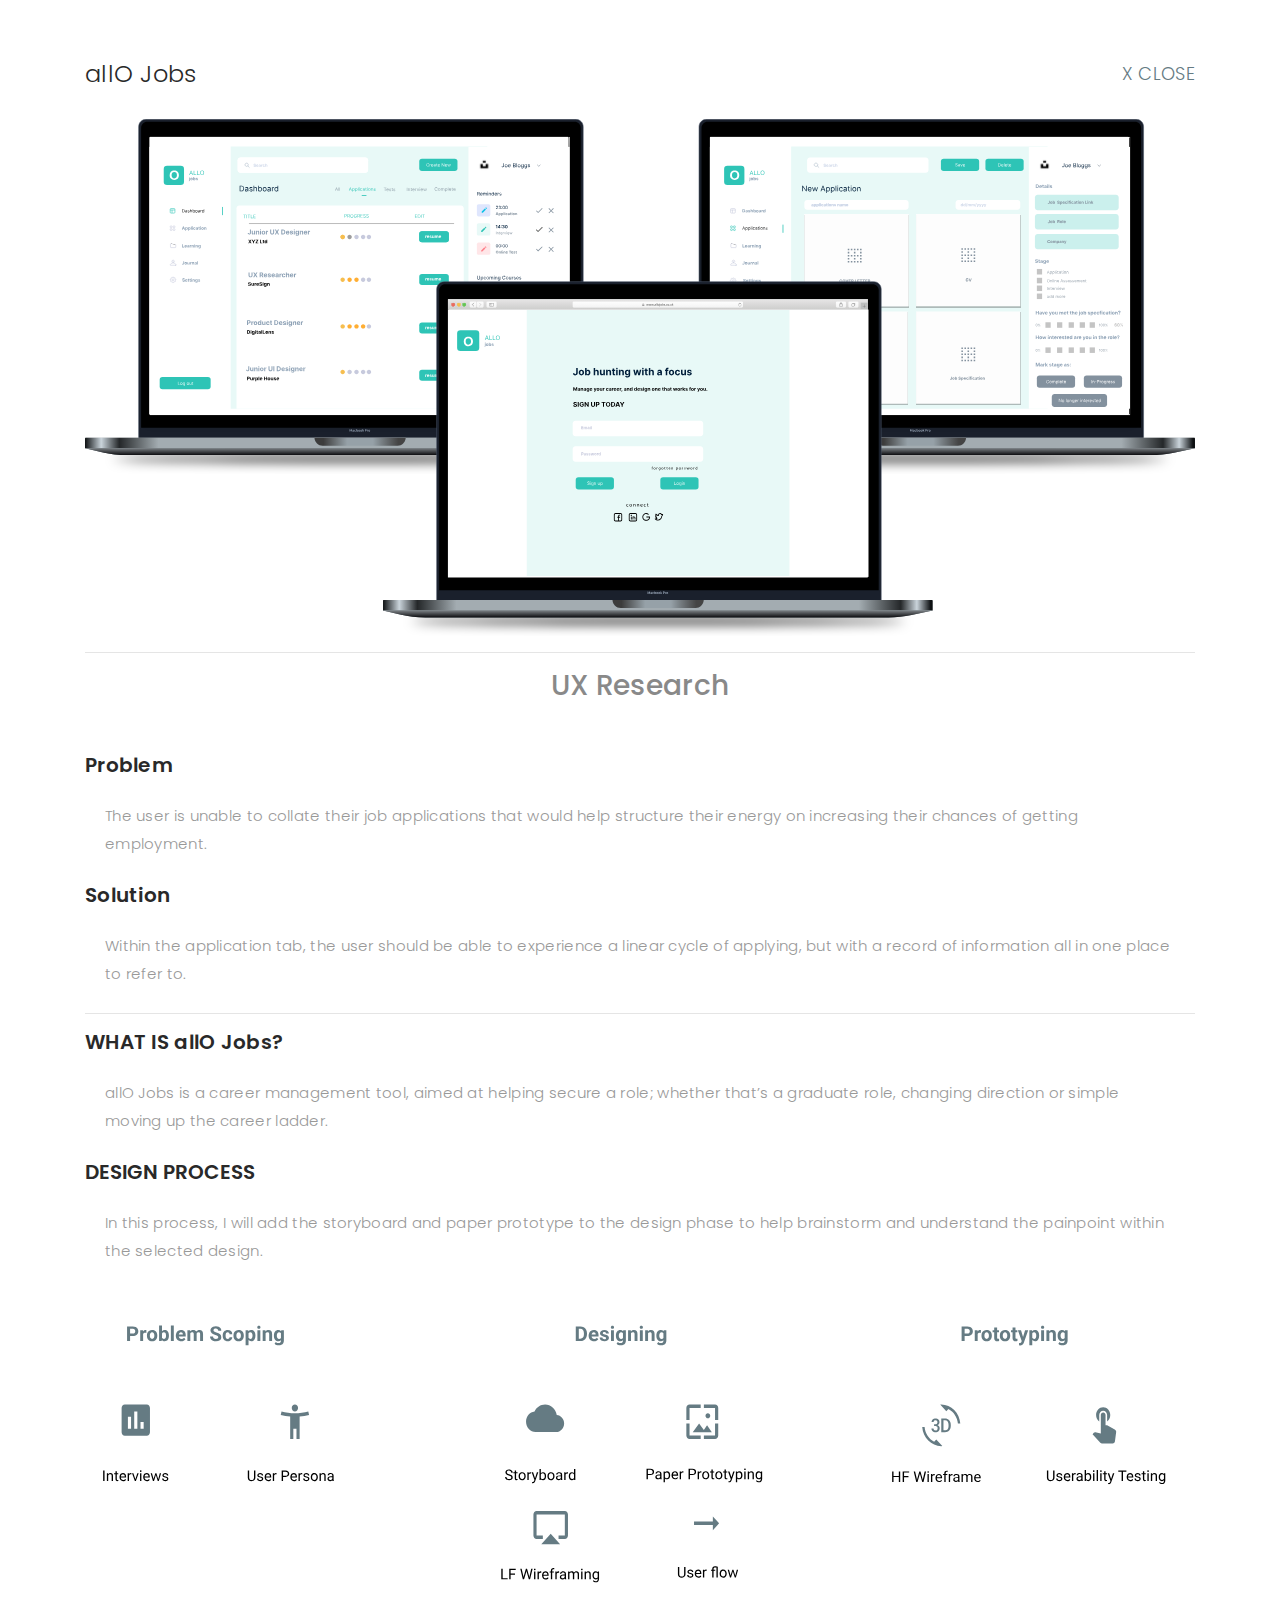
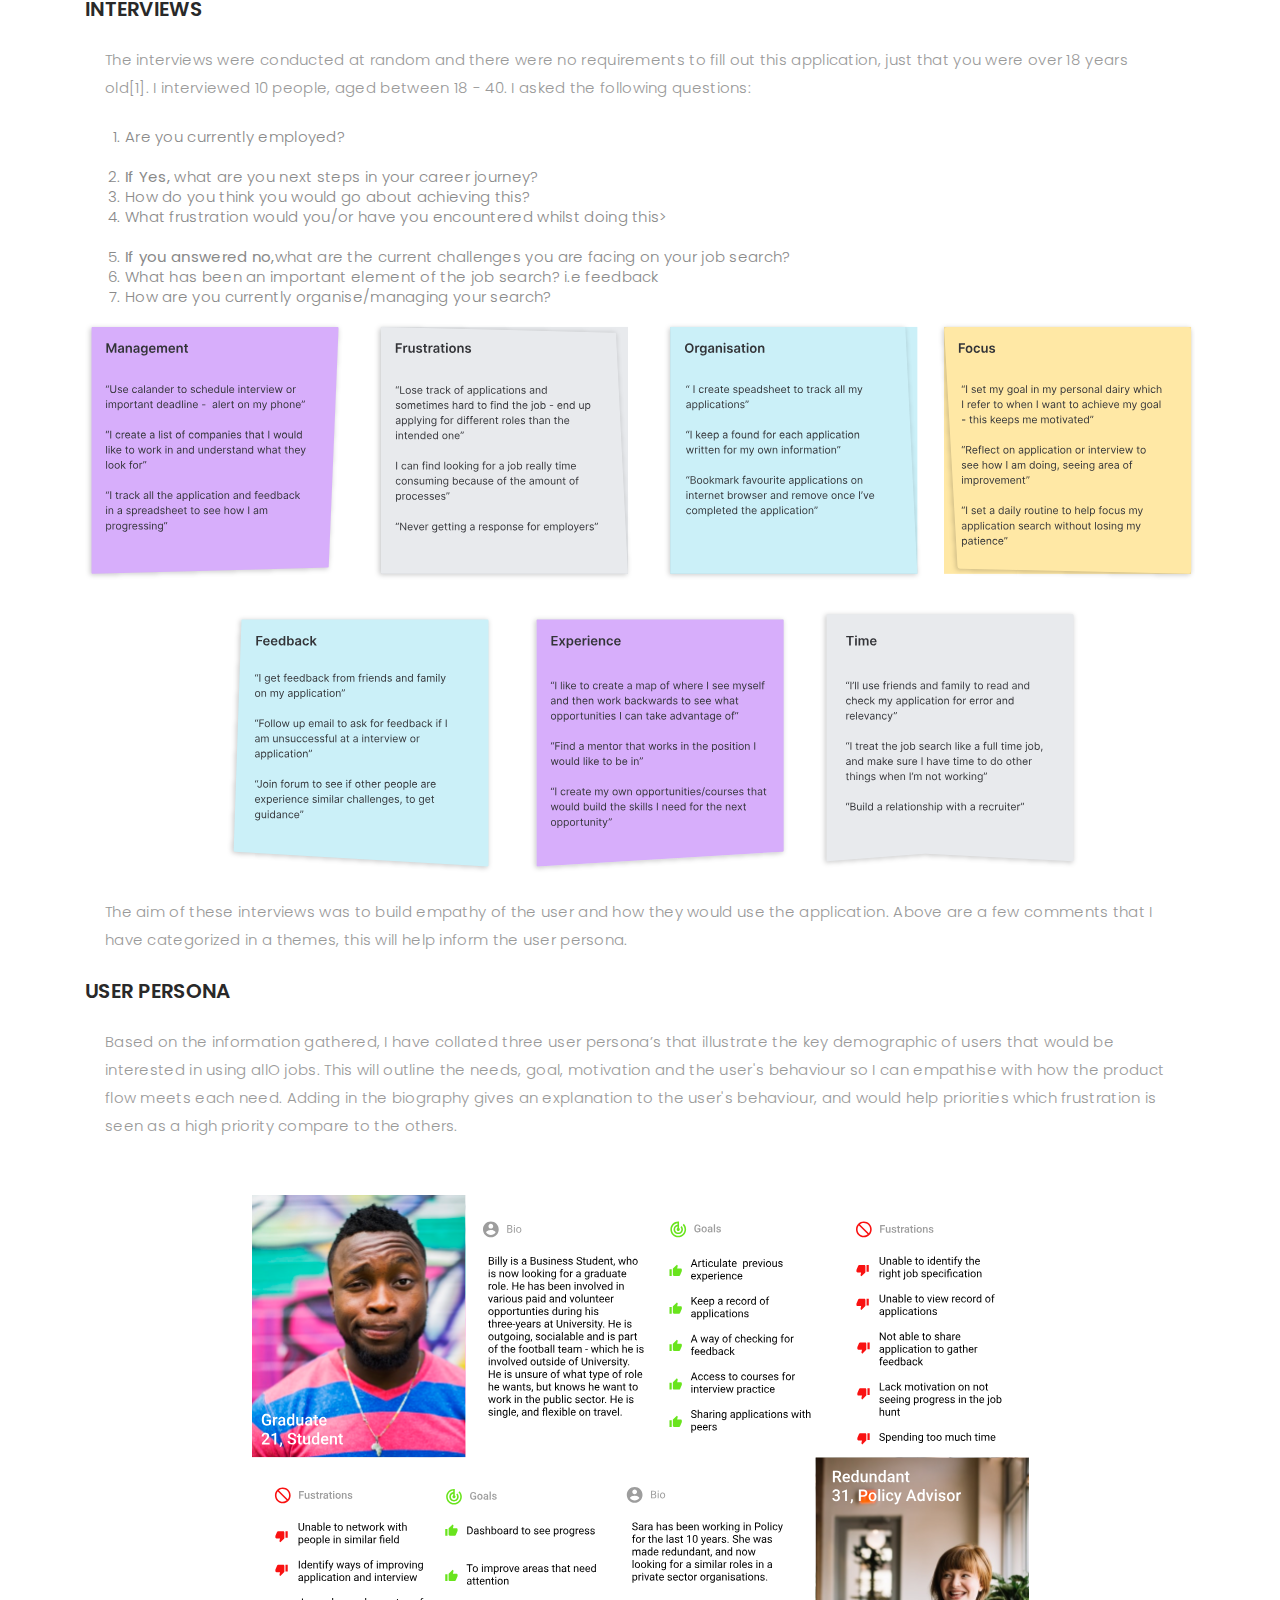
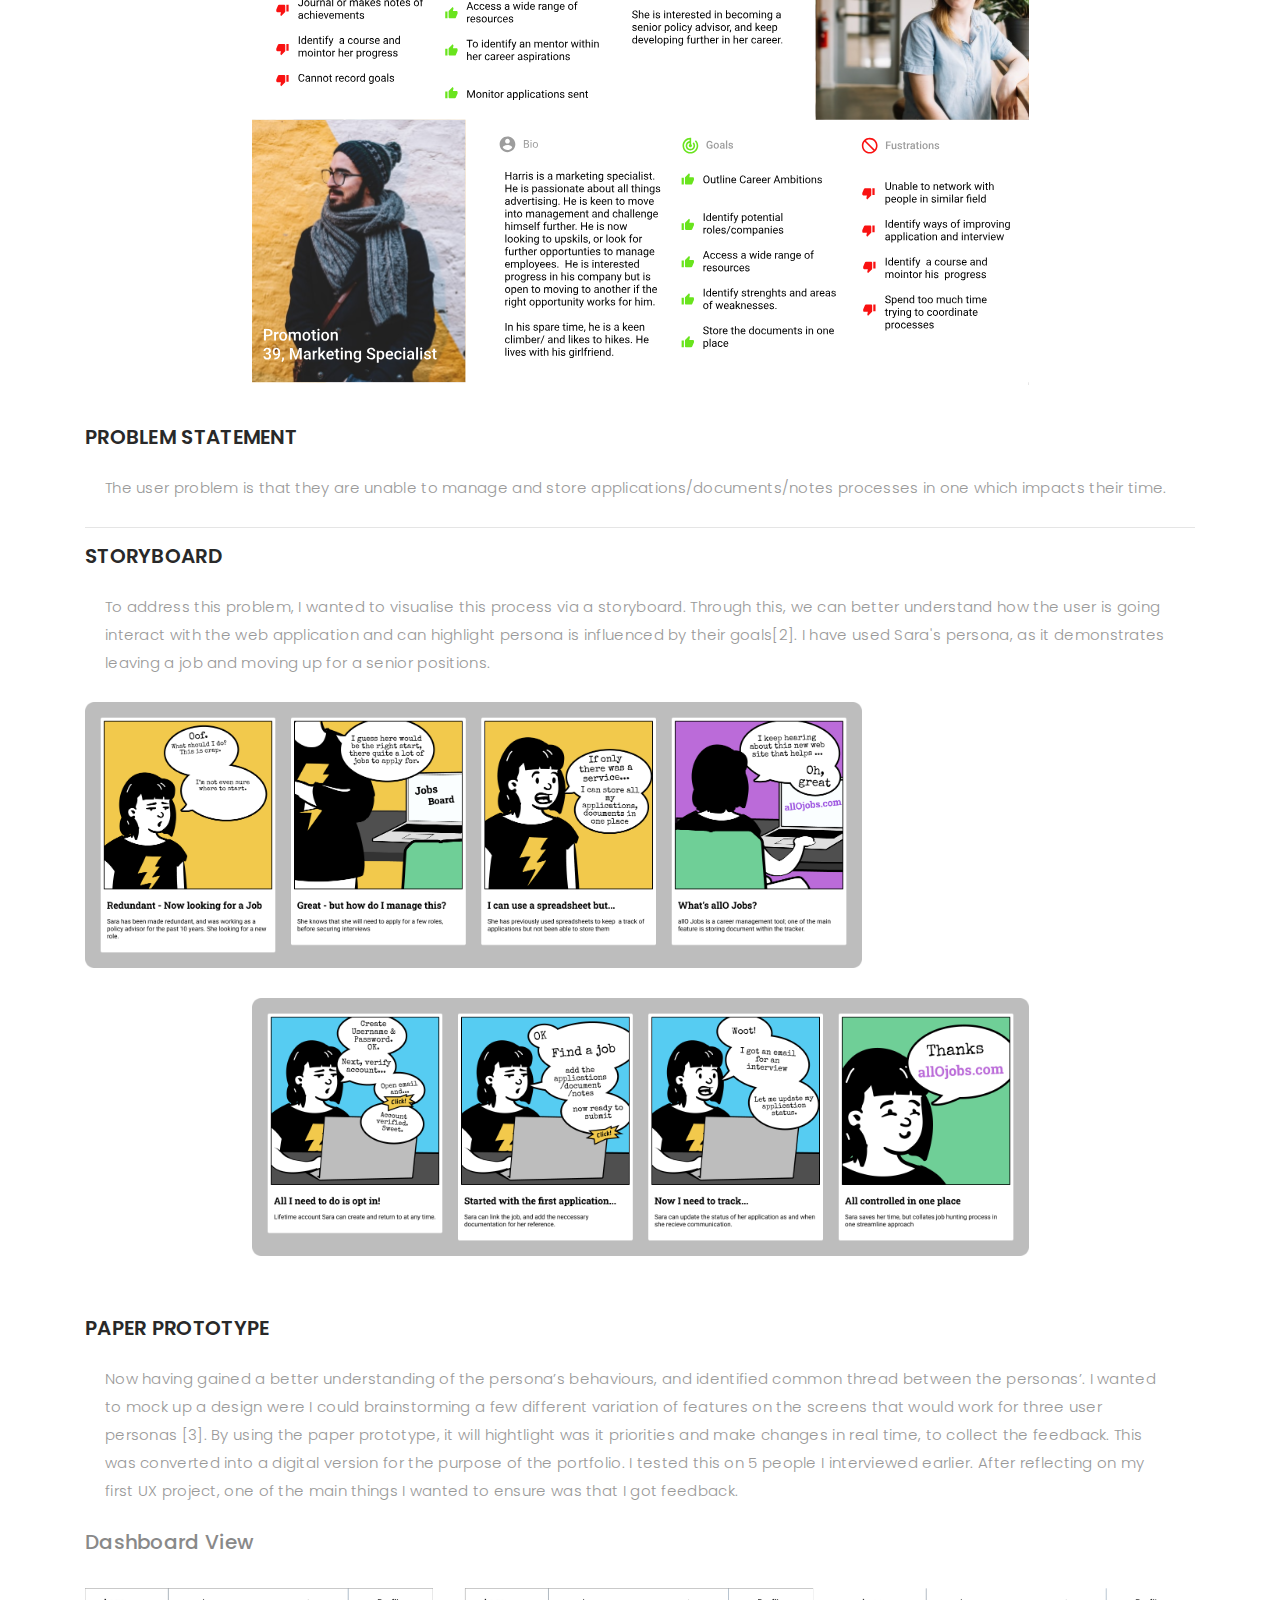
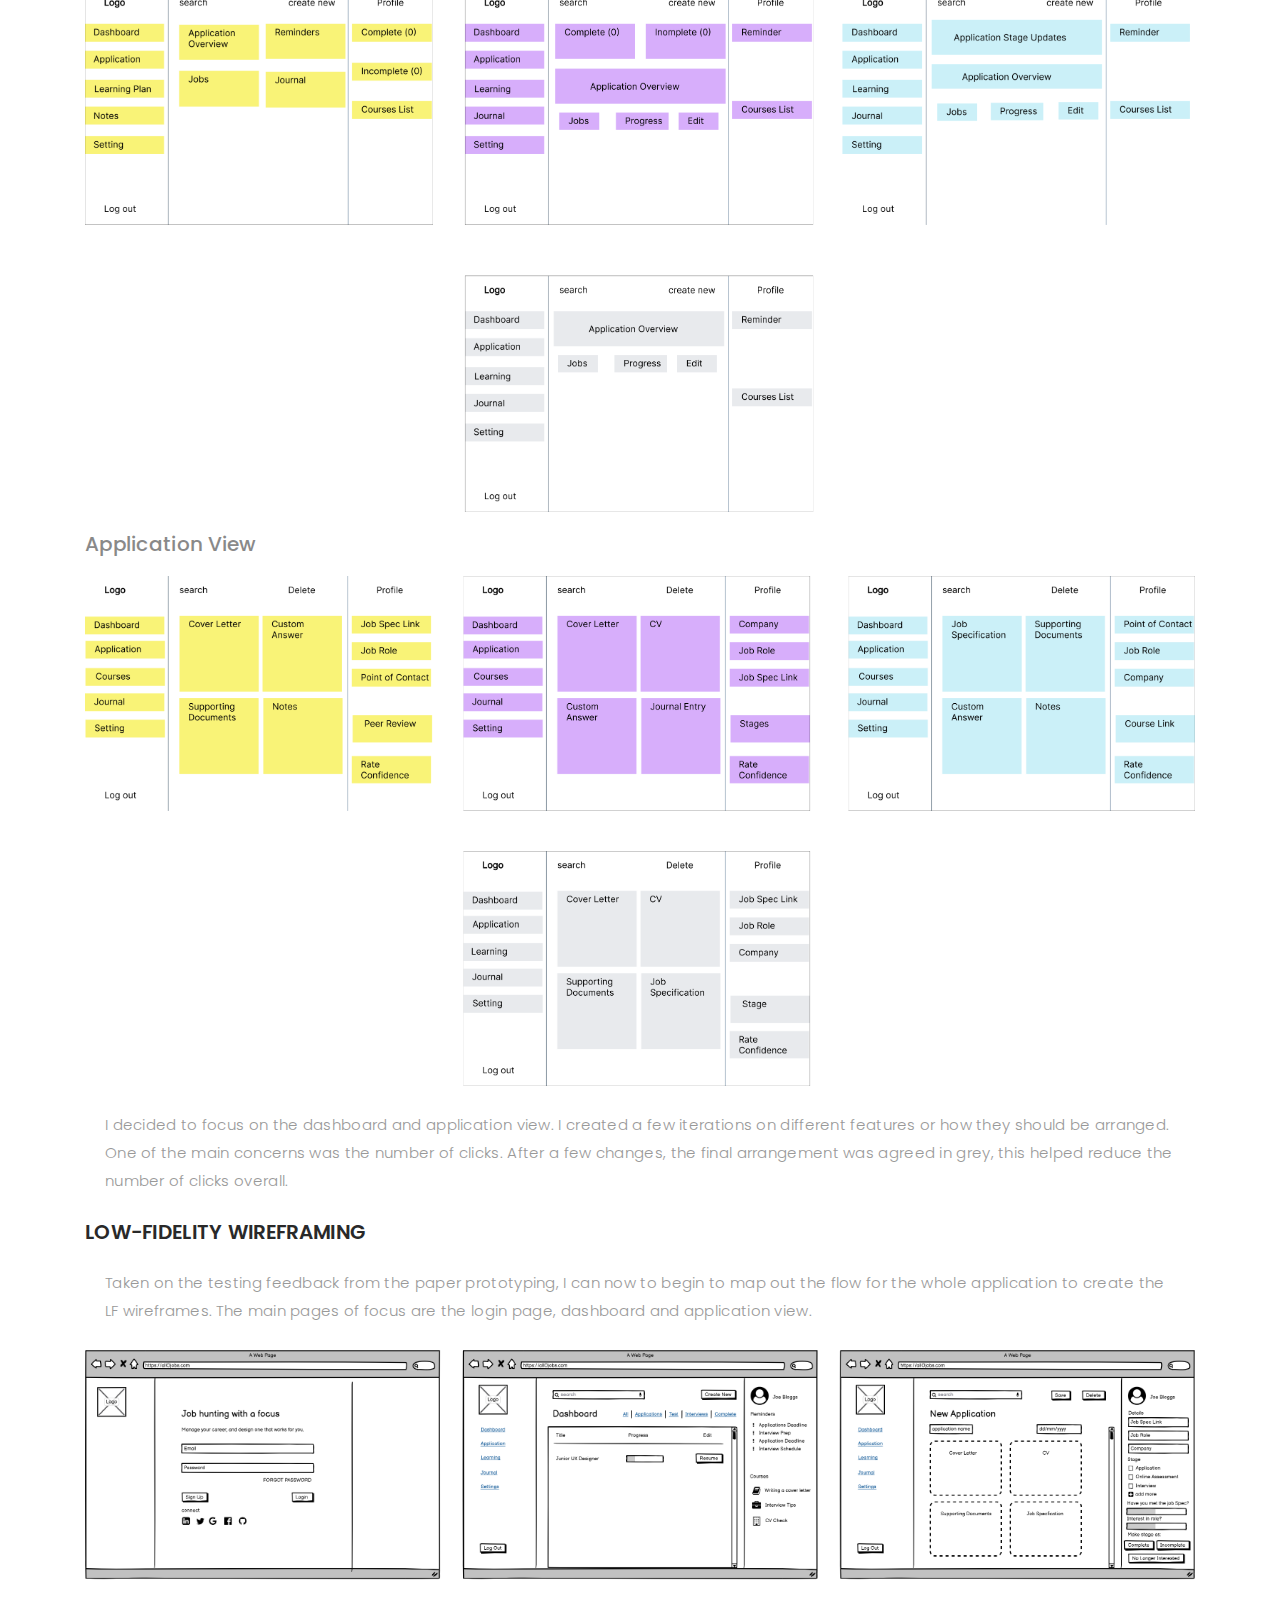
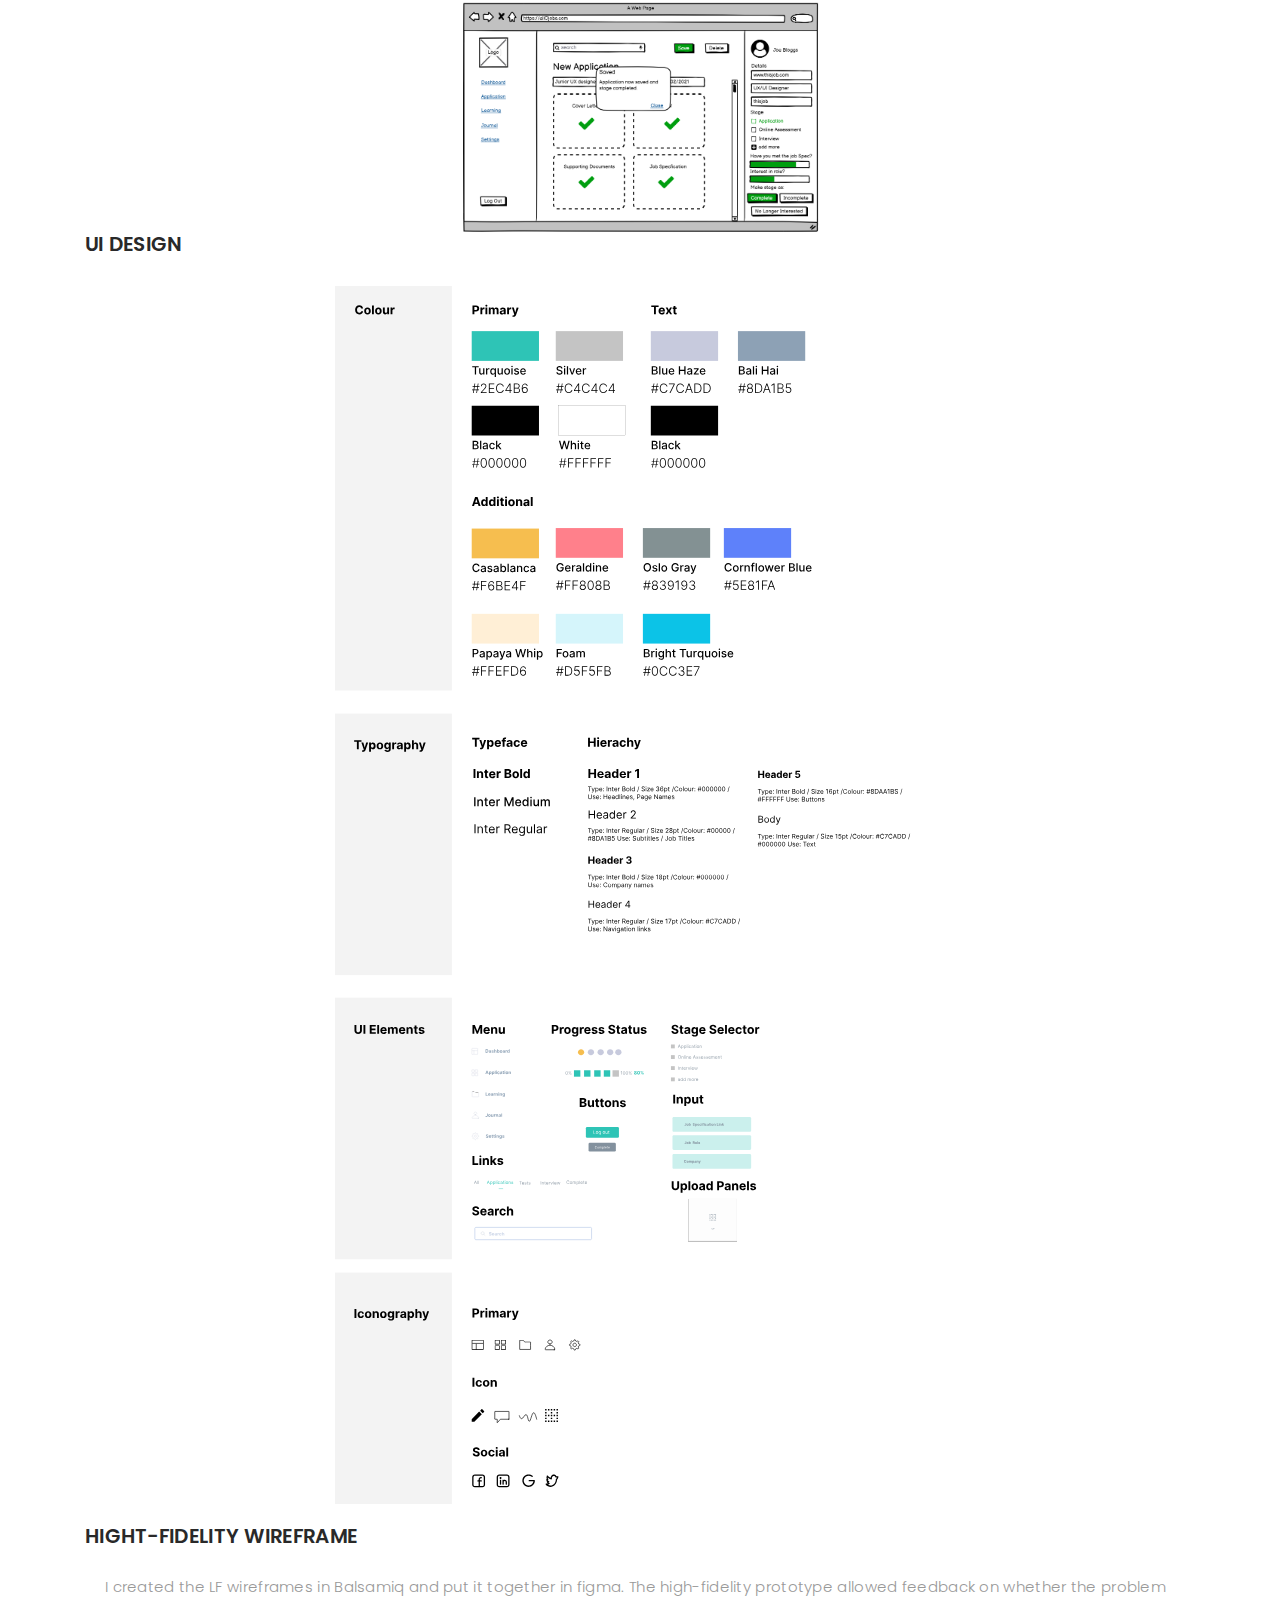
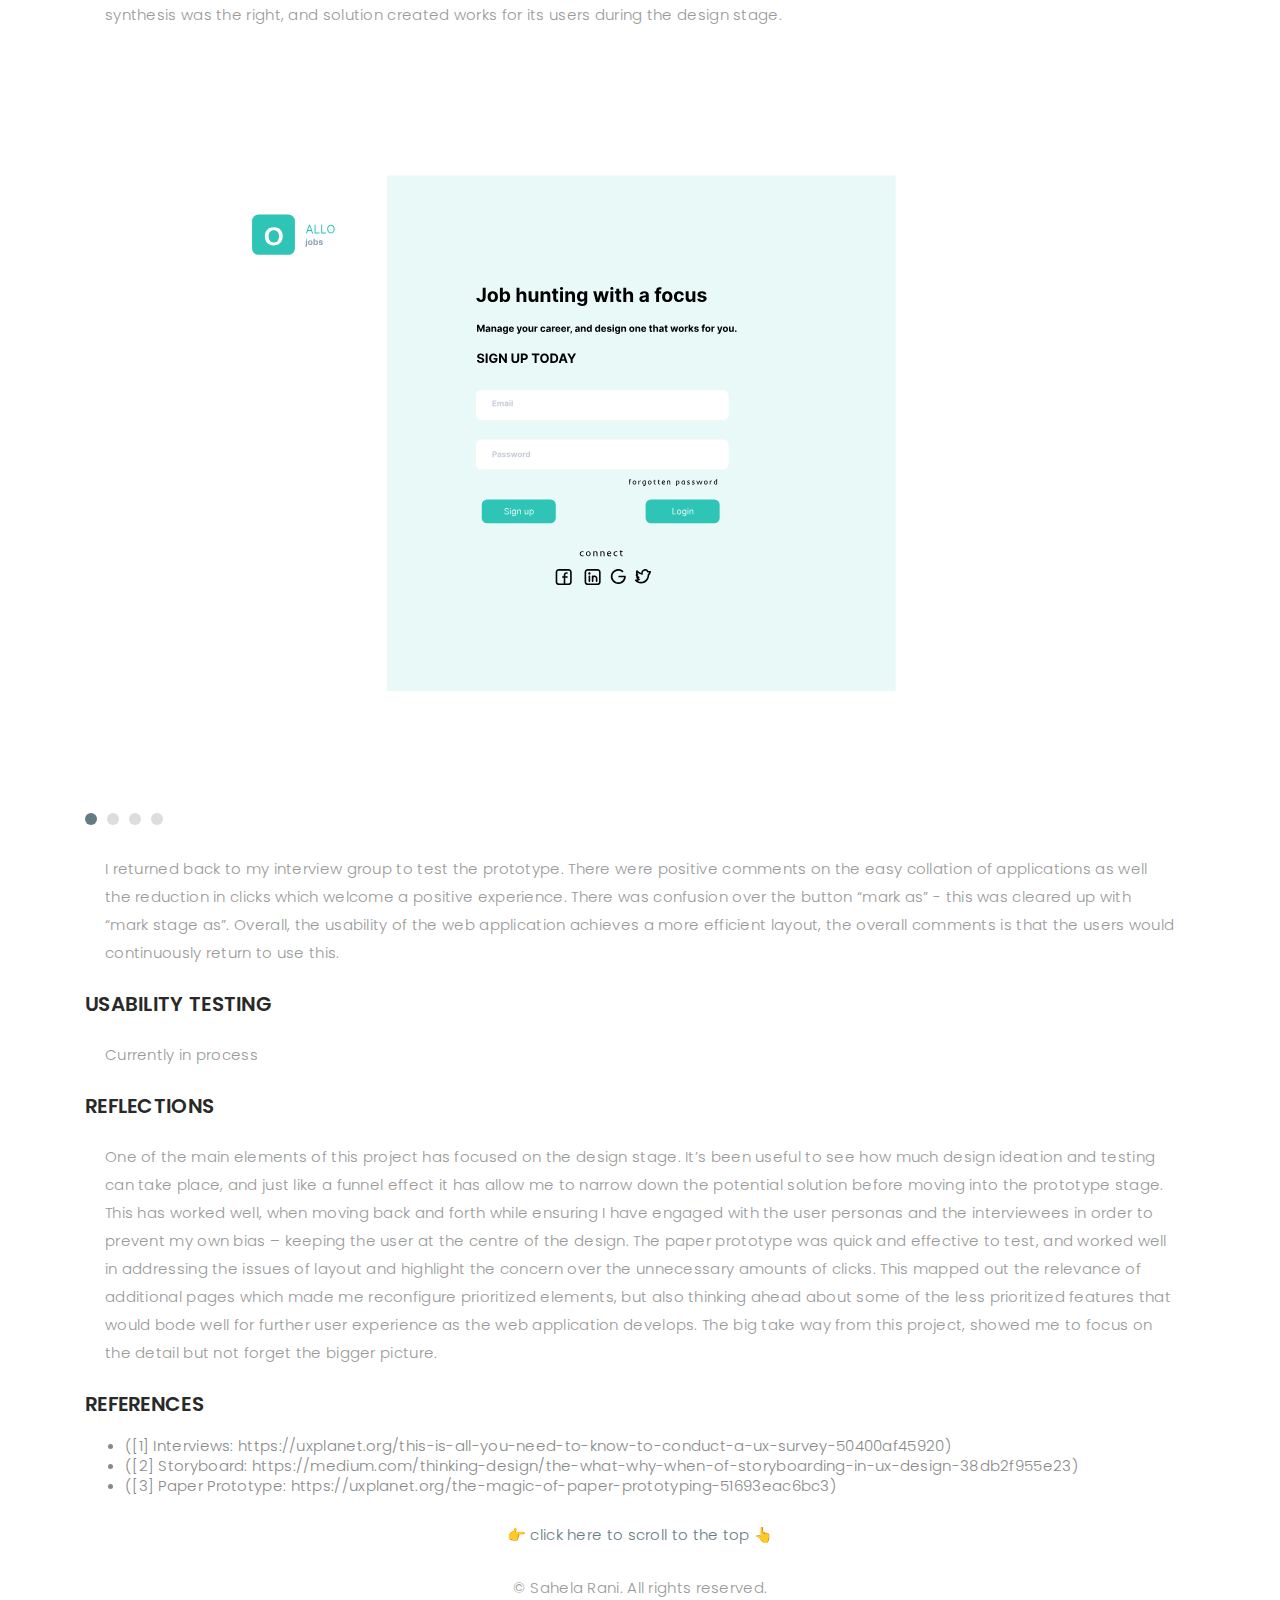
<file: allo-details.html>
<!DOCTYPE html>
<html lang="en">

<head>
  <meta charset="utf-8">
  <meta content="width=device-width, initial-scale=1.0" name="viewport">

  <title>Sahela</title>
  <meta content="" name="description">
  <meta content="" name="keywords">

  <!-- Favicons -->
  <link href="assets/img/favicon.png" rel="icon">
  <link href="assets/img/apple-touch-icon.png" rel="apple-touch-icon">

  <!-- Google Fonts -->
  <link
    href="https://fonts.googleapis.com/css?family=Poppins:300,300i,400,400i,500,500i,600,600i,700,700i|Playfair+Display:400,400i,500,500i,600,600i,700,700i,900,900i"
    rel="stylesheet">

  <!-- Vendor CSS Files -->
  <link href="assets/vendor/bootstrap/css/bootstrap.min.css" rel="stylesheet">
  <link href="assets/vendor/hover/hover.min.css" rel="stylesheet">
  <link href="assets/vendor/ionicons/css/ionicons.min.css" rel="stylesheet">
  <link href="assets/vendor/boxicons/css/boxicons.min.css" rel="stylesheet">
  <link href="assets/vendor/venobox/venobox.css" rel="stylesheet">
  <link href="assets/vendor/owl.carousel/assets/owl.carousel.min.css" rel="stylesheet">

  <!-- Template Main CSS File -->
  <link href="assets/css/style.css" rel="stylesheet">


</head>

<body>

  <main id="main">

    <!-- ======= Breadcrumbs Section ======= -->
    <section class="breadcrumbs">
      <div class="container">

        <div class="d-flex justify-content-between align-items-center">
          <h2>allO Jobs</h2>
          <ol>
            <li><a href="index.html" style="font-size:large">X CLOSE</a></li>
          </ol>
        </div>

      </div>
    </section><!-- Breadcrumbs Section -->

    <!-- ======= Portfolio Details Section ======= -->
    <section class="portfolio-details">
      <div class="container">

        <div class="portfolio-details-container">

            <div class="owl-carousel portfolio-details-carousel">
              <img src="assets/img/portfolio/allO-main.svg" class="img-fluid" alt="">
            </div>

          </div>
          <hr>
  <h3 style="text-align: center;">UX Research</h3>
          <div class="portfolio-description">
            <h4>Problem</h4>
            <p>The user is unable to collate their job applications that would help structure their energy on increasing
              their chances
              of getting employment.</p>
            <h4>Solution</h4>
            <p>Within the application tab, the user should be able to experience a linear cycle of applying, but with a
              record of
              information all in one place to refer to.</p>
            <hr>
            <h4>WHAT IS allO Jobs?</h4>
            <p>allO Jobs is a career management tool, aimed at helping secure a role; whether that’s a graduate role,
              changing
              direction or simple moving up the career ladder.
            </p>
            <h4>DESIGN PROCESS</h4>
            <p>In this process, I will add the storyboard and paper prototype to the design phase to help brainstorm and
              understand the painpoint within the selected design. </p>
            <div>
              <img src="assets/img/portfolio/allO-design.svg" alt="" width="100%">
              <br>
            </div>
            <h4>INTERVIEWS</h4>
            <p>The interviews were conducted at random and there were no requirements to fill out this application, just
              that you were over 18 years old[1]. I interviewed 10 people, aged between 18 - 40. I asked
              the following questions:
            <ol>
              <li>Are you currently employed?</li>
              <br>
              <li><b>If Yes,</b> what are you next steps in your career journey?</li>
              <li>How do you think you would go about achieving this?</li>
              <li>What frustration would you/or have you encountered whilst doing this></li>
              <br>
              <li><b>If you answered no,</b>what are the current challenges you are facing on your job search?</li>
              <li>What has been an important element of the job search? i.e feedback </li>
              <li>How are you currently organise/managing your search?</li>
            </ol>
            <img src="assets/img/portfolio/allO-interview.svg" alt="" width="100%">
            <p>The aim of these interviews was to build empathy of the user and how they would use the application.
              Above are a few comments that I have categorized in a themes, this will help
              inform the user persona.</p>
            </p>
            <h4>USER PERSONA</h4>
            <p>Based on the information gathered, I have collated three user persona’s that illustrate the key
              demographic of users
              that would be interested in using allO jobs. This will outline the needs, goal,
              motivation and the user's behaviour so I can empathise with how the product flow meets each
              need. Adding in the biography gives an explanation to the user's behaviour, and would
              help priorities
              which frustration is seen as a high priority compare to the others.</p>
            <div>
              <br>
              <img src="assets/img/portfolio/allO-persona.svg" alt="" class="centerImage" width="70%">
              <br>
            </div>
            <h4>PROBLEM STATEMENT</h4>
            <p>The user problem is that they are unable to manage and store applications/documents/notes processes in
              one which impacts their time. </p>
            <hr>
            <h4>STORYBOARD</h4>
            <p>To address this problem, I wanted to visualise this
              process via a
              storyboard. Through this, we can better understand how the user is going interact with the web application
              and
              can
              highlight persona is influenced by their goals[2]. I have used Sara's persona, as it demonstrates leaving a
              job
              and moving up for a senior positions.
            </p>
            <div>
              <img src="assets/img/portfolio/allO-storyboard1.png" alt="" width="70%">
              <br>
              <br>
              <img src="assets/img/portfolio/allO-storyboard2.png" alt="" class="centerImage" width="70%">
            </div>
            <br>
            <br>
            <h4>PAPER PROTOTYPE</h4>
            <p>Now having gained a better understanding of the persona’s behaviours, and identified common thread
              between the
              personas’. I wanted to mock up a design were I could brainstorming a few different variation of features on
              the screens
              that would work for three user personas [3]. By using the paper
              prototype, it will hightlight was it priorities and make changes in real time, to collect the feedback. This was converted into a digital version for the purpose of the portfolio.
              I tested this
              on 5 people
              I interviewed earlier. After reflecting on my first
              UX project,
              one of the main things I wanted to ensure was that I got feedback.</p>
            <h5>Dashboard View</h5>
            <img src="assets/img/portfolio/allO-paper1.png" alt="" width="100%">
            <br>
            <br>
            <h5>Application View</h5>
            <br>
            <img src="assets/img/portfolio/allO-paper2.png" alt="" width="100%">
            <p> I decided to focus on the dashboard and application view. I created a few iterations on different features or how they should be arranged. 
              One of the main concerns was the number of clicks. After a few changes, the final arrangement was agreed in grey, this helped reduce the number of clicks overall. </p>

            <h4>LOW-FIDELITY WIREFRAMING</h4>
            <p>Taken on the testing feedback from the paper prototyping, I can now to begin to map out the flow for
              the whole
              application to create the LF wireframes. The main pages of focus are the login page,
              dashboard and application view.</p>
              <div>
                <img src="assets/img/portfolio/allO-wireframe.png" alt="" width="100%">
          </div>

              <h4>UI DESIGN</h4>
              <div>
                <br>
                <img src="assets/img/portfolio/allO-ui.svg" alt="" class="centerImage" width="55%">
              </div>
            <h4>HIGHT-FIDELITY WIREFRAME</h4>
            <p>I created the LF wireframes in Balsamiq and put it together in figma. The high-fidelity
              prototype
              allowed feedback on whether the problem synthesis was the right, and solution created works for its users
              during the
              design stage. 
              <div class="portfolio-details-container">
                <div class="owl-carousel portfolio-details-carousel">
                  <img src="assets/img/portfolio/allO-prototype1.svg" class="img-fluid" alt="">
                  <img src="assets/img/portfolio/allO-prototype2.svg" class="img-fluid" alt="">
                  <img src="assets/img/portfolio/allO-prototype3.svg" class="img-fluid" alt="">
                  <img src="assets/img/portfolio/allO-prototype4.svg" class="img-fluid" alt="">
              </div>
             <p>I returned back to my interview group to test the prototype. There were positive comments on
              the easy
              collation of applications as well the reduction in clicks which welcome a positive experience. There was
              confusion over
              the button “mark as” - this was cleared up with “mark stage as”. Overall, the usability of the web
              application achieves
              a more efficient layout, the overall comments is that the users would continuously return to use this.</p>
        <h4>USABILITY TESTING</h4>
        <p>Currently in process</p>
          
        
            <h4>REFLECTIONS</h4>
            <p>One of the main elements of this project has focused on the design stage. It’s been useful to see how
              much design
              ideation and testing can take place, and just like a funnel effect it has allow me to narrow down the
              potential solution
              before moving into the prototype stage. This has worked well, when moving back and forth while ensuring I
              have engaged
              with the user personas and the interviewees in order to prevent my own bias – keeping the user at the
              centre of the
              design. The paper prototype was quick and effective to test, and worked well in addressing the issues of
              layout and
              highlight the concern over the unnecessary amounts of clicks. This mapped out the relevance of additional
              pages which
              made me reconfigure prioritized elements, but also thinking ahead about some of the less prioritized
              features that would
              bode well for further user experience as the web application develops. The big take way from this project,
              showed me to
              focus on the detail but not forget the bigger picture. </p>
              <h4>REFERENCES</h4>
              <br>
              <ul>
                <li>([1] Interviews: https://uxplanet.org/this-is-all-you-need-to-know-to-conduct-a-ux-survey-50400af45920)</li>
                <li>([2] Storyboard: https://medium.com/thinking-design/the-what-why-when-of-storyboarding-in-ux-design-38db2f955e23)</li>
                <li>([3] Paper Prototype: https://uxplanet.org/the-magic-of-paper-prototyping-51693eac6bc3)</li>

              </ul>
            <p style="text-align: center"><a href="allo-details.html"> 👉 click here to scroll to the
                top 👆</a></p>
          </div>
        </div>
    </section><!-- End Portfolio Details Section -->

  </main><!-- End #main -->

  <!-- ======= Footer ======= -->
  <div id=" footer" class="text-center">
    <div class="container">


      <p>&copy; Sahela Rani. All rights reserved.</p>



    </div>
  </div><!-- End Footer -->

  <!-- Vendor JS Files -->
  <script src="assets/vendor/jquery/jquery.min.js"></script>
  <script src="assets/vendor/bootstrap/js/bootstrap.bundle.min.js"></script>
  <script src="assets/vendor/jquery.easing/jquery.easing.min.js"></script>
  <script src="assets/vendor/php-email-form/validate.js"></script>
  <script src="assets/vendor/typed/typed.js"></script>
  <script src="assets/vendor/jquery-sticky/jquery.sticky.js"></script>
  <script src="assets/vendor/isotope-layout/isotope.pkgd.min.js"></script>
  <script src="assets/vendor/venobox/venobox.min.js"></script>
  <script src="assets/vendor/owl.carousel/owl.carousel.min.js"></script>

  <!-- Template Main JS File -->
  <script src="assets/js/main.js"></script>

</body>

</html>
</file>
<file: assets/vendor/venobox/venobox.css>
/* ------ venobox.css --------*/
.vbox-overlay *, .vbox-overlay *:before, .vbox-overlay *:after{
    -webkit-backface-visibility: hidden;
    -webkit-box-sizing:border-box;
    -moz-box-sizing:border-box;
    box-sizing:border-box;
}
.vbox-overlay * { 
    -webkit-backface-visibility: visible;
    backface-visibility: visible;
}
.vbox-overlay{
    display: -webkit-flex;
    display: flex;
    -webkit-flex-direction: column;
    flex-direction: column;
    -webkit-justify-content: center;
    justify-content: center;
    -webkit-align-items: center;
    align-items: center;
    position: fixed;
    left: 0;
    top: 0;
    bottom: 0;
    right: 0;
    z-index: 999999;
}

/* ----- navigation ----- */
.vbox-title{
    width: 100%;
    height: 40px;
    float: left;
    text-align: center;
    line-height: 28px;
    font-size: 12px;
    padding: 6px 50px;
    overflow: hidden;
    position: fixed;
    display: none;
    left: 0;
    z-index: 89;
}
.vbox-close{
    cursor: pointer;
    position: fixed;
    top: -1px;
    right: 0;
    width: 50px;
    height: 40px;
    padding: 6px;
    display: block;
    background-position:10px center;
    overflow: hidden;
    font-size: 24px;
    line-height: 1;
    text-align: center;
    z-index: 99;
}
.vbox-left{
    cursor: pointer;
    position: fixed;
    left: 0;
    height: 40px;
    overflow: hidden;
    line-height: 28px;
    font-size: 12px;
    z-index: 99;
    display: flex;
    align-items:center;
}
.vbox-num{
    display: inline-block;
    margin: 6px 0 6px 15px;
}
/* ----- Social share ----- */
.vbox-share{
    line-height: 28px;
    font-size: 12px;
    overflow: hidden;
    position: fixed;
    left: 0;
    z-index: 98;
    display: flex;
    align-items:center;
    justify-content: center;
    width: 100%;
    text-align: center;
}
.vbox-share svg{
    max-height: 28px;
    width: 28px;
    z-index: 10;
    margin-left: 12px;
    margin-top: 6px;
    margin-bottom: 6px;
    vertical-align: middle;
}


/* ----- navigation ARROWS ----- */
.vbox-next, .vbox-prev{
    position: fixed;
    top: 50%;
    margin-top: -15px;
    overflow: hidden;
    cursor: pointer;
    display: block;
    width: 45px;
    height: 45px;
    z-index: 99;
}
.vbox-next span, .vbox-prev span{
    position: relative;
    width: 20px;
    height: 20px;
    border: 2px solid transparent;
    border-top-color: #B6B6B6;
    border-right-color: #B6B6B6;
    text-indent: -100px;
    position: absolute;
    top: 8px;
    display: block;
}
.vbox-prev{
    left: 15px;
}
.vbox-next{
    right: 15px;
}
.vbox-prev span{
    left: 10px;
    -ms-transform: rotate(-135deg);
    -webkit-transform: rotate(-135deg);
    transform: rotate(-135deg);
}
.vbox-next span{
    -ms-transform: rotate(45deg);
    -webkit-transform: rotate(45deg);
    transform: rotate(45deg);
    right: 10px;
}
/* ------- inline window ------ */
.vbox-inline{
    width: 420px;
    height: 315px;
    height: 70vh;
    padding: 10px;
    background: #fff;
    margin: 0 auto;
    overflow: auto;
    text-align: left;
}
/* ------- Video & iFrames window ------ */
.venoframe{
    max-width: 100%;
    width: 100%;
    border: none;
    width: 100%;
    height: 260px;
    height: 70vh;
}
.venoframe.vbvid{
    height: 260px;
}
@media (min-width: 768px) {
    .venoframe, .vbox-inline{
        width: 90%;
        height: 360px;
        height: 70vh;
    }
    .venoframe.vbvid{
        width: 640px;
        height: 360px;
    }
}
@media (min-width: 992px) {
    .venoframe, .vbox-inline{
        max-width: 1200px;
        width: 80%;
        height: 540px;
        height: 70vh;
    }
    .venoframe.vbvid{
        width: 960px;
        height: 540px;
    }
}
/* 
Please do NOT edit this part! 
or at least read this note: http://i.imgur.com/7C0ws9e.gif
*/
.vbox-open{
    overflow: hidden;
}
.vbox-container{
    position: absolute;
    left: 0;
    right: 0;
    top: 0;
    bottom: 0;
    overflow-x: hidden;
    overflow-y: scroll;
    overflow-scrolling: touch;
    -webkit-overflow-scrolling: touch;
    z-index: 20;
    max-height: 100%;

}

.vbox-content{
    text-align: center;
    float: left;
    width: 100%;
    position: relative;
    overflow: hidden;
    padding: 20px 4%;
}
.vbox-container img{
    max-width: 100%;
    height: auto;
}
.vbox-figlio{
    box-shadow: 0 0 12px rgba(0,0,0,0.19), 0 6px 6px rgba(0,0,0,0.23);
    max-width: 100%;
    text-align: initial;
}
img.vbox-figlio{
    -webkit-user-select: none;
-khtml-user-select: none;
-moz-user-select: none;
-o-user-select: none;
user-select: none;
}
.vbox-content.swipe-left{
    margin-left: -200px !important;
}
.vbox-content.swipe-right{
    margin-left: 200px !important;
}
.vbox-animated{
    webkit-transition: margin 300ms ease-out;
    transition: margin 300ms ease-out;
}

/* ---------- preloader ----------
 * SPINKIT 
 * http://tobiasahlin.com/spinkit/
-------------------------------- */
.sk-double-bounce,.sk-rotating-plane{width:40px;height:40px;margin:40px auto}.sk-rotating-plane{background-color:#333;-webkit-animation:sk-rotatePlane 1.2s infinite ease-in-out;animation:sk-rotatePlane 1.2s infinite ease-in-out}@-webkit-keyframes sk-rotatePlane{0%{-webkit-transform:perspective(120px) rotateX(0) rotateY(0);transform:perspective(120px) rotateX(0) rotateY(0)}50%{-webkit-transform:perspective(120px) rotateX(-180.1deg) rotateY(0);transform:perspective(120px) rotateX(-180.1deg) rotateY(0)}100%{-webkit-transform:perspective(120px) rotateX(-180deg) rotateY(-179.9deg);transform:perspective(120px) rotateX(-180deg) rotateY(-179.9deg)}}@keyframes sk-rotatePlane{0%{-webkit-transform:perspective(120px) rotateX(0) rotateY(0);transform:perspective(120px) rotateX(0) rotateY(0)}50%{-webkit-transform:perspective(120px) rotateX(-180.1deg) rotateY(0);transform:perspective(120px) rotateX(-180.1deg) rotateY(0)}100%{-webkit-transform:perspective(120px) rotateX(-180deg) rotateY(-179.9deg);transform:perspective(120px) rotateX(-180deg) rotateY(-179.9deg)}}.sk-double-bounce{position:relative}.sk-double-bounce .sk-child{width:100%;height:100%;border-radius:50%;background-color:#333;opacity:.6;position:absolute;top:0;left:0;-webkit-animation:sk-doubleBounce 2s infinite ease-in-out;animation:sk-doubleBounce 2s infinite ease-in-out}.sk-chasing-dots .sk-child,.sk-spinner-pulse,.sk-three-bounce .sk-child{background-color:#333;border-radius:100%}.sk-double-bounce .sk-double-bounce2{-webkit-animation-delay:-1s;animation-delay:-1s}@-webkit-keyframes sk-doubleBounce{0%,100%{-webkit-transform:scale(0);transform:scale(0)}50%{-webkit-transform:scale(1);transform:scale(1)}}@keyframes sk-doubleBounce{0%,100%{-webkit-transform:scale(0);transform:scale(0)}50%{-webkit-transform:scale(1);transform:scale(1)}}.sk-wave{margin:40px auto;width:50px;height:40px;text-align:center;font-size:10px}.sk-wave .sk-rect{background-color:#333;height:100%;width:6px;display:inline-block;-webkit-animation:sk-waveStretchDelay 1.2s infinite ease-in-out;animation:sk-waveStretchDelay 1.2s infinite ease-in-out}.sk-wave .sk-rect1{-webkit-animation-delay:-1.2s;animation-delay:-1.2s}.sk-wave .sk-rect2{-webkit-animation-delay:-1.1s;animation-delay:-1.1s}.sk-wave .sk-rect3{-webkit-animation-delay:-1s;animation-delay:-1s}.sk-wave .sk-rect4{-webkit-animation-delay:-.9s;animation-delay:-.9s}.sk-wave .sk-rect5{-webkit-animation-delay:-.8s;animation-delay:-.8s}@-webkit-keyframes sk-waveStretchDelay{0%,100%,40%{-webkit-transform:scaleY(.4);transform:scaleY(.4)}20%{-webkit-transform:scaleY(1);transform:scaleY(1)}}@keyframes sk-waveStretchDelay{0%,100%,40%{-webkit-transform:scaleY(.4);transform:scaleY(.4)}20%{-webkit-transform:scaleY(1);transform:scaleY(1)}}.sk-wandering-cubes{margin:40px auto;width:40px;height:40px;position:relative}.sk-wandering-cubes .sk-cube{background-color:#333;width:10px;height:10px;position:absolute;top:0;left:0;-webkit-animation:sk-wanderingCube 1.8s ease-in-out -1.8s infinite both;animation:sk-wanderingCube 1.8s ease-in-out -1.8s infinite both}.sk-chasing-dots,.sk-spinner-pulse{width:40px;height:40px;margin:40px auto}.sk-wandering-cubes .sk-cube2{-webkit-animation-delay:-.9s;animation-delay:-.9s}@-webkit-keyframes sk-wanderingCube{0%{-webkit-transform:rotate(0);transform:rotate(0)}25%{-webkit-transform:translateX(30px) rotate(-90deg) scale(.5);transform:translateX(30px) rotate(-90deg) scale(.5)}50%{-webkit-transform:translateX(30px) translateY(30px) rotate(-179deg);transform:translateX(30px) translateY(30px) rotate(-179deg)}50.1%{-webkit-transform:translateX(30px) translateY(30px) rotate(-180deg);transform:translateX(30px) translateY(30px) rotate(-180deg)}75%{-webkit-transform:translateX(0) translateY(30px) rotate(-270deg) scale(.5);transform:translateX(0) translateY(30px) rotate(-270deg) scale(.5)}100%{-webkit-transform:rotate(-360deg);transform:rotate(-360deg)}}@keyframes sk-wanderingCube{0%{-webkit-transform:rotate(0);transform:rotate(0)}25%{-webkit-transform:translateX(30px) rotate(-90deg) scale(.5);transform:translateX(30px) rotate(-90deg) scale(.5)}50%{-webkit-transform:translateX(30px) translateY(30px) rotate(-179deg);transform:translateX(30px) translateY(30px) rotate(-179deg)}50.1%{-webkit-transform:translateX(30px) translateY(30px) rotate(-180deg);transform:translateX(30px) translateY(30px) rotate(-180deg)}75%{-webkit-transform:translateX(0) translateY(30px) rotate(-270deg) scale(.5);transform:translateX(0) translateY(30px) rotate(-270deg) scale(.5)}100%{-webkit-transform:rotate(-360deg);transform:rotate(-360deg)}}.sk-spinner-pulse{-webkit-animation:sk-pulseScaleOut 1s infinite ease-in-out;animation:sk-pulseScaleOut 1s infinite ease-in-out}@-webkit-keyframes sk-pulseScaleOut{0%{-webkit-transform:scale(0);transform:scale(0)}100%{-webkit-transform:scale(1);transform:scale(1);opacity:0}}@keyframes sk-pulseScaleOut{0%{-webkit-transform:scale(0);transform:scale(0)}100%{-webkit-transform:scale(1);transform:scale(1);opacity:0}}.sk-chasing-dots{position:relative;text-align:center;-webkit-animation:sk-chasingDotsRotate 2s infinite linear;animation:sk-chasingDotsRotate 2s infinite linear}.sk-chasing-dots .sk-child{width:60%;height:60%;display:inline-block;position:absolute;top:0;-webkit-animation:sk-chasingDotsBounce 2s infinite ease-in-out;animation:sk-chasingDotsBounce 2s infinite ease-in-out}.sk-chasing-dots .sk-dot2{top:auto;bottom:0;-webkit-animation-delay:-1s;animation-delay:-1s}@-webkit-keyframes sk-chasingDotsRotate{100%{-webkit-transform:rotate(360deg);transform:rotate(360deg)}}@keyframes sk-chasingDotsRotate{100%{-webkit-transform:rotate(360deg);transform:rotate(360deg)}}@-webkit-keyframes sk-chasingDotsBounce{0%,100%{-webkit-transform:scale(0);transform:scale(0)}50%{-webkit-transform:scale(1);transform:scale(1)}}@keyframes sk-chasingDotsBounce{0%,100%{-webkit-transform:scale(0);transform:scale(0)}50%{-webkit-transform:scale(1);transform:scale(1)}}.sk-three-bounce{margin:40px auto;width:80px;text-align:center}.sk-three-bounce .sk-child{width:20px;height:20px;display:inline-block;-webkit-animation:sk-three-bounce 1.4s ease-in-out 0s infinite both;animation:sk-three-bounce 1.4s ease-in-out 0s infinite both}.sk-circle .sk-child:before,.sk-fading-circle .sk-circle:before{display:block;border-radius:100%;content:'';background-color:#333}.sk-three-bounce .sk-bounce1{-webkit-animation-delay:-.32s;animation-delay:-.32s}.sk-three-bounce .sk-bounce2{-webkit-animation-delay:-.16s;animation-delay:-.16s}@-webkit-keyframes sk-three-bounce{0%,100%,80%{-webkit-transform:scale(0);transform:scale(0)}40%{-webkit-transform:scale(1);transform:scale(1)}}@keyframes sk-three-bounce{0%,100%,80%{-webkit-transform:scale(0);transform:scale(0)}40%{-webkit-transform:scale(1);transform:scale(1)}}.sk-circle{margin:40px auto;width:40px;height:40px;position:relative}.sk-circle .sk-child{width:100%;height:100%;position:absolute;left:0;top:0}.sk-circle .sk-child:before{margin:0 auto;width:15%;height:15%;-webkit-animation:sk-circleBounceDelay 1.2s infinite ease-in-out both;animation:sk-circleBounceDelay 1.2s infinite ease-in-out both}.sk-circle .sk-circle2{-webkit-transform:rotate(30deg);-ms-transform:rotate(30deg);transform:rotate(30deg)}.sk-circle .sk-circle3{-webkit-transform:rotate(60deg);-ms-transform:rotate(60deg);transform:rotate(60deg)}.sk-circle .sk-circle4{-webkit-transform:rotate(90deg);-ms-transform:rotate(90deg);transform:rotate(90deg)}.sk-circle .sk-circle5{-webkit-transform:rotate(120deg);-ms-transform:rotate(120deg);transform:rotate(120deg)}.sk-circle .sk-circle6{-webkit-transform:rotate(150deg);-ms-transform:rotate(150deg);transform:rotate(150deg)}.sk-circle .sk-circle7{-webkit-transform:rotate(180deg);-ms-transform:rotate(180deg);transform:rotate(180deg)}.sk-circle .sk-circle8{-webkit-transform:rotate(210deg);-ms-transform:rotate(210deg);transform:rotate(210deg)}.sk-circle .sk-circle9{-webkit-transform:rotate(240deg);-ms-transform:rotate(240deg);transform:rotate(240deg)}.sk-circle .sk-circle10{-webkit-transform:rotate(270deg);-ms-transform:rotate(270deg);transform:rotate(270deg)}.sk-circle .sk-circle11{-webkit-transform:rotate(300deg);-ms-transform:rotate(300deg);transform:rotate(300deg)}.sk-circle .sk-circle12{-webkit-transform:rotate(330deg);-ms-transform:rotate(330deg);transform:rotate(330deg)}.sk-circle .sk-circle2:before{-webkit-animation-delay:-1.1s;animation-delay:-1.1s}.sk-circle .sk-circle3:before{-webkit-animation-delay:-1s;animation-delay:-1s}.sk-circle .sk-circle4:before{-webkit-animation-delay:-.9s;animation-delay:-.9s}.sk-circle .sk-circle5:before{-webkit-animation-delay:-.8s;animation-delay:-.8s}.sk-circle .sk-circle6:before{-webkit-animation-delay:-.7s;animation-delay:-.7s}.sk-circle .sk-circle7:before{-webkit-animation-delay:-.6s;animation-delay:-.6s}.sk-circle .sk-circle8:before{-webkit-animation-delay:-.5s;animation-delay:-.5s}.sk-circle .sk-circle9:before{-webkit-animation-delay:-.4s;animation-delay:-.4s}.sk-circle .sk-circle10:before{-webkit-animation-delay:-.3s;animation-delay:-.3s}.sk-circle .sk-circle11:before{-webkit-animation-delay:-.2s;animation-delay:-.2s}.sk-circle .sk-circle12:before{-webkit-animation-delay:-.1s;animation-delay:-.1s}@-webkit-keyframes sk-circleBounceDelay{0%,100%,80%{-webkit-transform:scale(0);transform:scale(0)}40%{-webkit-transform:scale(1);transform:scale(1)}}@keyframes sk-circleBounceDelay{0%,100%,80%{-webkit-transform:scale(0);transform:scale(0)}40%{-webkit-transform:scale(1);transform:scale(1)}}.sk-cube-grid{width:40px;height:40px;margin:40px auto}.sk-cube-grid .sk-cube{width:33.33%;height:33.33%;background-color:#333;float:left;-webkit-animation:sk-cubeGridScaleDelay 1.3s infinite ease-in-out;animation:sk-cubeGridScaleDelay 1.3s infinite ease-in-out}.sk-cube-grid .sk-cube1{-webkit-animation-delay:.2s;animation-delay:.2s}.sk-cube-grid .sk-cube2{-webkit-animation-delay:.3s;animation-delay:.3s}.sk-cube-grid .sk-cube3{-webkit-animation-delay:.4s;animation-delay:.4s}.sk-cube-grid .sk-cube4{-webkit-animation-delay:.1s;animation-delay:.1s}.sk-cube-grid .sk-cube5{-webkit-animation-delay:.2s;animation-delay:.2s}.sk-cube-grid .sk-cube6{-webkit-animation-delay:.3s;animation-delay:.3s}.sk-cube-grid .sk-cube7{-webkit-animation-delay:0ms;animation-delay:0ms}.sk-cube-grid .sk-cube8{-webkit-animation-delay:.1s;animation-delay:.1s}.sk-cube-grid .sk-cube9{-webkit-animation-delay:.2s;animation-delay:.2s}@-webkit-keyframes sk-cubeGridScaleDelay{0%,100%,70%{-webkit-transform:scale3D(1,1,1);transform:scale3D(1,1,1)}35%{-webkit-transform:scale3D(0,0,1);transform:scale3D(0,0,1)}}@keyframes sk-cubeGridScaleDelay{0%,100%,70%{-webkit-transform:scale3D(1,1,1);transform:scale3D(1,1,1)}35%{-webkit-transform:scale3D(0,0,1);transform:scale3D(0,0,1)}}.sk-fading-circle{margin:40px auto;width:40px;height:40px;position:relative}.sk-fading-circle .sk-circle{width:100%;height:100%;position:absolute;left:0;top:0}.sk-fading-circle .sk-circle:before{margin:0 auto;width:15%;height:15%;-webkit-animation:sk-circleFadeDelay 1.2s infinite ease-in-out both;animation:sk-circleFadeDelay 1.2s infinite ease-in-out both}.sk-fading-circle .sk-circle2{-webkit-transform:rotate(30deg);-ms-transform:rotate(30deg);transform:rotate(30deg)}.sk-fading-circle .sk-circle3{-webkit-transform:rotate(60deg);-ms-transform:rotate(60deg);transform:rotate(60deg)}.sk-fading-circle .sk-circle4{-webkit-transform:rotate(90deg);-ms-transform:rotate(90deg);transform:rotate(90deg)}.sk-fading-circle .sk-circle5{-webkit-transform:rotate(120deg);-ms-transform:rotate(120deg);transform:rotate(120deg)}.sk-fading-circle .sk-circle6{-webkit-transform:rotate(150deg);-ms-transform:rotate(150deg);transform:rotate(150deg)}.sk-fading-circle .sk-circle7{-webkit-transform:rotate(180deg);-ms-transform:rotate(180deg);transform:rotate(180deg)}.sk-fading-circle .sk-circle8{-webkit-transform:rotate(210deg);-ms-transform:rotate(210deg);transform:rotate(210deg)}.sk-fading-circle .sk-circle9{-webkit-transform:rotate(240deg);-ms-transform:rotate(240deg);transform:rotate(240deg)}.sk-fading-circle .sk-circle10{-webkit-transform:rotate(270deg);-ms-transform:rotate(270deg);transform:rotate(270deg)}.sk-fading-circle .sk-circle11{-webkit-transform:rotate(300deg);-ms-transform:rotate(300deg);transform:rotate(300deg)}.sk-fading-circle .sk-circle12{-webkit-transform:rotate(330deg);-ms-transform:rotate(330deg);transform:rotate(330deg)}.sk-fading-circle .sk-circle2:before{-webkit-animation-delay:-1.1s;animation-delay:-1.1s}.sk-fading-circle .sk-circle3:before{-webkit-animation-delay:-1s;animation-delay:-1s}.sk-fading-circle .sk-circle4:before{-webkit-animation-delay:-.9s;animation-delay:-.9s}.sk-fading-circle .sk-circle5:before{-webkit-animation-delay:-.8s;animation-delay:-.8s}.sk-fading-circle .sk-circle6:before{-webkit-animation-delay:-.7s;animation-delay:-.7s}.sk-fading-circle .sk-circle7:before{-webkit-animation-delay:-.6s;animation-delay:-.6s}.sk-fading-circle .sk-circle8:before{-webkit-animation-delay:-.5s;animation-delay:-.5s}.sk-fading-circle .sk-circle9:before{-webkit-animation-delay:-.4s;animation-delay:-.4s}.sk-fading-circle .sk-circle10:before{-webkit-animation-delay:-.3s;animation-delay:-.3s}.sk-fading-circle .sk-circle11:before{-webkit-animation-delay:-.2s;animation-delay:-.2s}.sk-fading-circle .sk-circle12:before{-webkit-animation-delay:-.1s;animation-delay:-.1s}@-webkit-keyframes sk-circleFadeDelay{0%,100%,39%{opacity:0}40%{opacity:1}}@keyframes sk-circleFadeDelay{0%,100%,39%{opacity:0}40%{opacity:1}}.sk-folding-cube{margin:40px auto;width:40px;height:40px;position:relative;-webkit-transform:rotateZ(45deg);transform:rotateZ(45deg)}.sk-folding-cube .sk-cube{float:left;width:50%;height:50%;position:relative;-webkit-transform:scale(1.1);-ms-transform:scale(1.1);transform:scale(1.1)}.sk-folding-cube .sk-cube:before{content:'';position:absolute;top:0;left:0;width:100%;height:100%;background-color:#333;-webkit-animation:sk-foldCubeAngle 2.4s infinite linear both;animation:sk-foldCubeAngle 2.4s infinite linear both;-webkit-transform-origin:100% 100%;-ms-transform-origin:100% 100%;transform-origin:100% 100%}.sk-folding-cube .sk-cube2{-webkit-transform:scale(1.1) rotateZ(90deg);transform:scale(1.1) rotateZ(90deg)}.sk-folding-cube .sk-cube3{-webkit-transform:scale(1.1) rotateZ(180deg);transform:scale(1.1) rotateZ(180deg)}.sk-folding-cube .sk-cube4{-webkit-transform:scale(1.1) rotateZ(270deg);transform:scale(1.1) rotateZ(270deg)}.sk-folding-cube .sk-cube2:before{-webkit-animation-delay:.3s;animation-delay:.3s}.sk-folding-cube .sk-cube3:before{-webkit-animation-delay:.6s;animation-delay:.6s}.sk-folding-cube .sk-cube4:before{-webkit-animation-delay:.9s;animation-delay:.9s}@-webkit-keyframes sk-foldCubeAngle{0%,10%{-webkit-transform:perspective(140px) rotateX(-180deg);transform:perspective(140px) rotateX(-180deg);opacity:0}25%,75%{-webkit-transform:perspective(140px) rotateX(0);transform:perspective(140px) rotateX(0);opacity:1}100%,90%{-webkit-transform:perspective(140px) rotateY(180deg);transform:perspective(140px) rotateY(180deg);opacity:0}}@keyframes sk-foldCubeAngle{0%,10%{-webkit-transform:perspective(140px) rotateX(-180deg);transform:perspective(140px) rotateX(-180deg);opacity:0}25%,75%{-webkit-transform:perspective(140px) rotateX(0);transform:perspective(140px) rotateX(0);opacity:1}100%,90%{-webkit-transform:perspective(140px) rotateY(180deg);transform:perspective(140px) rotateY(180deg);opacity:0}}
</file>
<file: assets/css/style.css>
body {
  background: #ffffff;
  color: #898989;
  font-family: 'Poppins', helvetica;
  font-size: 15px;
  font-weight: 300;
  line-height: 20px;
  letter-spacing: 0.02em;
  overflow-x: hidden;
  margin: 0 auto;
  padding: 0;
  -ms-box-sizing: border-box;
  -o-box-sizing: border-box;
  box-sizing: border-box;
}

h1, h2, h3, h4, h5, h6 {
  margin: 0;
}

h2 {
  color: #292929;
  font-weight: 600;
}

h4 {
  color: #292929;
  font-size: 20px;
  font-weight: 600;
}

a {
  color: rgb(101, 123, 131);
  text-decoration: none !important;
  transition: all 0.5s ease-in-out 0s;
}

a:hover {
  transition: all 0.5s ease-in-out 0s;
}

a:hover, a:focus {
  color: rgb(123, 123, 131);
  text-decoration: underline;
}

nav ul li a {
  padding: 2px 0 0 0;
  position: relative;
  display: block;
  font-size: 12px;
  color: #999999;
  letter-spacing: 0.1em;
  font-weight: 500;
  line-height: 14px;
  text-transform: uppercase;
  transition: all 0.5s ease-in-out 0s;
}

p {
  margin: 25px 0;
  padding: 0;
  font-size: 15px;
  color: #999999;
  line-height: 28px;
}

::-moz-selection {
  background: rgb(101, 123, 131);
  color: #fff;
}

::selection {
  background: rgb(101, 123, 131);
  color: #fff;
}

.btn {
  background: #333;
  border: medium none;
  border-radius: 0;
  color: #fff;
  font-size: 12px;
  height: 50px;
  line-height: 50px;
  padding: 0 30px;
  text-transform: uppercase;
}

.btn:hover, .btn:focus {
  color: #fff;
}

.padDiv {
  padding: 30px 20px;
}

.section-title {
  margin-bottom: 70px;
}

.section-title h2 {
  font-size: 25px;
  letter-spacing: 2px;
  text-transform: uppercase;
}


.paddsection {
  padding-top: 90px;
  padding-bottom: 90px;
}

.paddsections {
  padding-top: 90px;
  padding-bottom: 90px !important;
}

.hvr-shutter-in-horizontal::before {
  background: #333;
}

.hvr-shutter-in-horizontal:hover {
  background: rgb(101, 123, 131);
}

.mb-30 {
  margin-bottom: 30px;
}

.main-content {
  padding-top: 140px;
}

/*--------------------------------------------------------------
# Navbar
--------------------------------------------------------------*/
nav {
  position: fixed;
  background: #fff;
  z-index: 1000;
  width: 100%;
  padding: 20px;
  display: none;
  box-shadow: 0px 2px 92px 0px rgba(0, 0, 0, 0.18);
}

.nav-menu {
  float: right;
  line-height: 32px;
  margin-bottom: 0;
  padding-top: 16px;
}

nav ul li {
  float: left;
  margin-right: 15px;
  font-family: 'Poppins', sans-serif;
  font-size: 14px;
  margin-left: 40px;
}

nav ul li a {
  padding: 2px 0 0 0;
  position: relative;
  display: block;
  font-size: 14px;
  color: #999999;
  font-family: 'Poppins', helvetica;
  font-weight: 500;
  line-height: 16px;
  text-transform: uppercase;
  letter-spacing: 0.02em;
  text-transform: capitalize;
}

.logo {
  float: left;
}


.responsive {
  display: none;
  font-size: 23px;
}

.active {
  color: #afafaf;
}

/*--------------------------------------------------------------
# Hero
--------------------------------------------------------------*/

#hero .hero-content {
  height: 40vh;
  text-align: center;
  width: 100%;
  display: flex;
  justify-content: center;
  flex-direction: column;
}

.hero-content h1 {
  font-size: 40px;
  font-weight: 700;
  margin-bottom: 10px;
  text-transform: uppercase;
  color:  rgb(101, 123, 131);
}

  @media (max-width: 600px) {
  .hero-content h1 {      
  font-size: 30px;
  }
}

.hero-content p {
  font-size: 13px;
  letter-spacing: 3px;
  margin-top: 0;
  margin-bottom: 30px;
  text-transform: capitalize;
  color: rgb(101, 123, 131);
  font-weight: 500;
}

  @media (max-width: 600px) {
  .hero-content p {      
  letter-spacing: 1px;
  }
}

.list-unstyled {
  display: flex;
  justify-content: center;
}


.hero-content .list-social li {
  float: left;
  margin-right: 20px;
}

.hero-content .list-social li i {
  color: rgb(101, 123, 131);
  font-size: 15px;
}

/*--------------------------------------------------------------
# Breadcrumbs
--------------------------------------------------------------*/
.breadcrumbs {
  padding: 60px 0 0 0;
  background-color: white;
  min-height: 40px;
}

@media (max-width: 992px) {
  .breadcrumbs {
    padding-top: 30px;
  }
}

.breadcrumbs h2 {
  font-size: 24px;
  font-weight: 300;
  margin: 0;
}

@media (max-width: 992px) {
  .breadcrumbs h2 {
    margin: 0 0 10px 0;
  }
}

.breadcrumbs ol {
  display: flex;
  flex-wrap: wrap;
  list-style: none;
  padding: 0;
  margin: 0;
  font-size: 14px;
}

.breadcrumbs ol li + li {
  padding-left: 10px;
}

.breadcrumbs ol li + li::before {
  display: inline-block;
  padding-right: 10px;
  color: #6c757d;
  content: "/";
}

@media (max-width: 768px) {
  .breadcrumbs .d-flex {
    display: block !important;
  }
  .breadcrumbs ol {
    display: block;
  }
  .breadcrumbs ol li {
    display: inline-block;
  }
}

/*-----------------------------------------------------------------------------------*/
/*  About
/*-----------------------------------------------------------------------------------*/
#about {
  width: 100%;
  height: auto;
  background: #f7f7f7;
  padding-top: 80px;
}

#about .div-img-bg {
  padding-bottom: 30px;
  border: 20px solid rgb(101, 123, 131);
}

#about .div-img-bg .about-img img {
  width: 100%;
  box-shadow: 0px 0px 85px 0px rgba(0, 0, 0, 0.14);
  margin-top: -60px;
  margin-left: 40px;
  height: 400px;
  -o-object-fit: cover;
  object-fit: cover;
}

#about .about-descr .p-heading {
  font-size: 28px;
  text-align: left;
}

#about .about-descr .separator {
  margin-bottom: 0;
  text-align: justify;
}



/*--------------------------------------------------------------
# Portfolio
--------------------------------------------------------------*/
#portfolio {
  position: relative;
  padding-bottom: 50px;
}

#portfolio #portfolio-flters {
  padding: 0;
  margin: 0 auto 35px auto;
  list-style: none;
  text-align: center;
  border-radius: 50px;
  padding: 2px 15px;
}

#portfolio #portfolio-flters li {
  cursor: pointer;
  display: inline-block;
  padding: 10px 15px 8px 15px;
  font-size: 14px;
  font-weight: 600;
  line-height: 1;
  text-transform: uppercase;
  color: #999999;
  margin-bottom: 5px;
  transition: all 0.3s ease-in-out;
}

#portfolio #portfolio-flters li:hover, #portfolio #portfolio-flters li.filter-active {
  color: rgb(101, 123, 131);
}

#portfolio #portfolio-flters li:last-child {
  margin-right: 0;
}

#portfolio .portfolio-item {
  margin-bottom: 30px;
}

#portfolio .portfolio-item .portfolio-info {
  opacity: 0;
  position: absolute;
  left: 30px;
  right: 30px;
  bottom: 0;
  z-index: 3;
  transition: all ease-in-out 0.3s;
  background: rgba(255, 255, 255, 0.9);
  padding: 15px;
}

#portfolio .portfolio-item .portfolio-info h4 {
  font-size: 18px;
  color: #666;
  font-weight: 600;
  margin-bottom: 10px;
}

#portfolio .portfolio-item .portfolio-info p {
  color: #999;
  font-size: 14px;
  margin: 0;
  padding: 0;
}

#portfolio .portfolio-item .portfolio-info .preview-link, #portfolio .portfolio-item .portfolio-info .details-link {
  position: absolute;
  right: 40px;
  font-size: 24px;
  top: calc(50% - 18px);
  color: rgb(101, 123, 131);
}

#portfolio .portfolio-item .portfolio-info .preview-link:hover, #portfolio .portfolio-item .portfolio-info .details-link:hover {
  color: rgb(101, 123, 131);
}

#portfolio .portfolio-item .portfolio-info .details-link {
  right: 10px;
}

#portfolio .portfolio-item:hover .portfolio-info {
  opacity: 1;
  bottom: 20px;
}

/*--------------------------------------------------------------
# Portfolio Details
--------------------------------------------------------------*/
.centerImage {
 margin: 10px auto 20px;
    display: block;
}

.portfolio-details {
  padding-top: 30px;
}

.portfolio-details .portfolio-details-container {
  position: relative;
}

.portfolio-details .portfolio-details-carousel {
  position: relative;
  z-index: 1;
}

.portfolio-details .portfolio-details-carousel .owl-nav, .portfolio-details .portfolio-details-carousel .owl-dots {
  margin-top: 5px;
  text-align: left;
}

.portfolio-details .portfolio-details-carousel .owl-dot {
  display: inline-block;
  margin: 0 10px 0 0;
  width: 12px;
  height: 12px;
  border-radius: 50%;
  background-color: #ddd !important;
}

.portfolio-details .portfolio-details-carousel .owl-dot.active {
  background-color:rgb(101, 123, 131) !important;
}

.portfolio-details .portfolio-info {
  padding: 30px;
  position: absolute;
  right: 0;
  bottom: -70px;
  background: #fff;
  box-shadow: 0px 2px 15px rgba(0, 0, 0, 0.1);
  z-index: 2;
}

.portfolio-details .portfolio-info h3 {
  font-size: 22px;
  font-weight: 700;
  margin-bottom: 20px;
  padding-bottom: 20px;
  border-bottom: 1px solid #eee;
}

.portfolio-details .portfolio-info ul {
  list-style: none;
  padding: 0;
  font-size: 15px;
}

.portfolio-details .portfolio-info ul li + li {
  margin-top: 10px;
}

.portfolio-details .portfolio-description {
  padding-top: 50px;
}

.portfolio-details .portfolio-description h2 {
  width: 50%;
  font-size: 26px;
  font-weight: 700;
  margin-bottom: 20px;
}

.portfolio-details .portfolio-description p {
  padding: 0 20px 0 20px;
}

@media (max-width: 768px) {
  .portfolio-details .portfolio-description h2 {
    width: 100%;
  }
  .portfolio-details .portfolio-info {
    position: static;
    margin-top: 30px;
  }
}

table {
  font-family: arial, sans-serif;
  border-collapse: collapse;
  width: 100%;
}

td, th {
  border: 1px solid #dddddd;
  text-align: left;
  padding: 8px;
}



/* main content */
.main-content {
  background: #f7f7f7;
}

.main-content .container-main {
  display: inline-block;
  width: 100%;
}

.main-content .container-main .block-main {
  margin-bottom: 30px;
  overflow: hidden;
}

.container-main .block-main .content-main {
  background: #fff none repeat scroll 0 0;
  display: inline-block;
  width: 100%;
}

.journal-txt h4 a {
  display: block;
  font-size: 19px;
  line-height: 24px;
  margin: 0 0 13px 0;
  font-weight: 500;
  color: #292929;
  transition: all 0.5s ease-in-out 0s;
}

.journal-txt h4 a:hover {
  color: #b8a07e;
  transition: all 0.5s ease-in-out 0s;
}

.post-meta ul li {
  font-size: 12px;
  font-weight: normal;
  margin-left: 8px;
  margin-right: 8px;
  text-transform: capitalize;
  display: inline-block;
  float: none;
}

.content-main .post-meta a {
  color: #a2a2a2;
  margin-left: 5px;
}

/* Commonts */
.comments {
  background: #fff;
}

.entry-comments h6 {
  margin-right: 10px;
  font-size: 13px;
  letter-spacing: 0.1em;
  font-weight: 500;
}

.entry-comments-item {
  margin-top: 40px;
  padding-bottom: 40px;
  border-bottom: 1px solid #f2f2f2;
}

.entry-comments-avatar {
  position: absolute;
  display: block;
  border-radius: 50%;
  width: 60px;
  height: 60px;
}

.entry-comments-body {
  padding-left: 86px;
}

.entry-comments-author {
  margin-right: 10px;
  font-size: 13px;
  color: #292929;
  letter-spacing: 0.1em;
  font-weight: 500;
}

.rep {
  font-size: 13px;
  color: #292929;
  letter-spacing: 0.1em;
  font-weight: 500;
  text-transform: capitalize;
}

.entry-comments span a {
  font-size: 13px;
  color: #999;
}

.entry-comments-reply {
  padding-left: 10%;
}

/* Commonts form */
.cmt {
  background: #fff;
}

blockquote {
  padding: 40px;
  background-color: #f2f2f2;
  margin: 30px 0;
  border: none;
  border-left: 4px solid #b8a07e;
}

/*--------------------------------------------------------------
# Footer
--------------------------------------------------------------*/
#footer {
  background: #f7f7f7;
  padding-top: 50px;
  padding-bottom: 50px;
}

#footer .socials-media {
  width: 100%;
}

#footer .socials-media ul {
  display: inline-block;
  float: none;
  margin: 0 0 20px 0;
}

#footer .socials-media ul li {
  float: left;
  margin-left: 10px;
  margin-right: 10px;
}

#footer .socials-media ul li a {
  font-size: 24px;
  color: #999;
  letter-spacing: 0.1em;
  font-weight: 500;
  background: transparent;
  text-transform: uppercase;
  transition: all 0.5s ease-in-out 0s;
}

#footer .socials-media ul li a:hover {
  color: #b8a07e;
  transition: all 0.5s ease-in-out 0s;
}

#footer p {
  font-size: 12px;
  letter-spacing: 0.1em;
  font-weight: 500;
  margin-top: 0;
  text-transform: uppercase;
}

.credits {
  font-size: 13px;
}

/** Width between 1200x to 0
 *  ~~~~~~~~~~~~~~~~~~~~~~~~~~~~~~~~~~~~
 */
/** Width between 992px to 1199px
 *  ~~~~~~~~~~~~~~~~~~~~~~~~~~~~~~~~~~~~
 */
/** Width between 768px to 991px
 *  ~~~~~~~~~~~~~~~~~~~~~~~~~~~~~~~~~~~~
 */
@media (min-width: 768px) and (max-width: 991px) {
  /* Navbar */
  nav {
    padding: 10px 15px;
  }
  .nav-menu {
    margin-top: 40px;
    display: none;
    float: none;
    width: 100%;
  }
  .nav-menu li {
    float: none;
    width: 100%;
    text-align: center;
    border-top: 1px solid #f7f7f7;
    line-height: 45px;
    margin-left: 0;
    padding-top: 10px;
    padding-bottom: 10px;
  }
  .responsive {
    float: right;
    padding-top: 15px;
    display: block;
  }
  /* About */
  .head-info .header-content .cmaster h1 {
    font-size: 32px;
  }
  #about .div-img-bg {
    padding: 0;
  }
  #about .div-img-bg .about-img img {
    margin-top: 0%;
    margin-left: calc(0% - 0px);
  }
  #about .about-descr .p-heading {
    font-size: 20px;
  }
  #about .about-descr .separator {
    max-width: 100%;
    margin-bottom: 0;
  }
  /* portfolio */
  #portfolio .portfolio-list .nav li {
    float: none;
    margin: 20px;
    display: inline-block;
  }
  /* journal */
  #journal .journal-block .journal-info {
    margin-bottom: 30px;
  }
  /* Contact */
  .contact-contact {
    margin-bottom: 30px;
  }
  /* Footer */
  #footer .socials-media ul li {
    margin-right: 0;
    margin-left: 0;
    float: none;
    display: inline-block;
  }
}

/** Width between 767px to 0
 *  ~~~~~~~~~~~~~~~~~~~~~~~~~~~~~~~~~~~~
 */
@media (max-width: 767px) {
  /* Navbar */
  nav {
    padding: 20px 15px;
  }
  .nav-menu {
    margin-top: 40px;
    display: none;
    float: none;
    width: 100%;
  }
  .nav-menu li {
    float: none;
    width: 100%;
    text-align: center;
    border-top: 1px solid #f7f7f7;
    line-height: 45px;
    margin-left: 0;
    padding-top: 10px;
    padding-bottom: 10px;
  }
  .responsive {
    float: right;
    padding-top: 15px;
    display: block;
  }
  /* About */
  .head-info .header-content h1 {
    font-size: 32px;
  }
  #about .div-img-bg {
    padding: 0;
  }
  #about .div-img-bg .about-img img {
    margin-top: 0%;
    margin-left: calc(0% - 0px);
  }
  #about .about-descr .p-heading {
    font-size: 20px;
  }
  #about .about-descr .separator {
    max-width: 100%;
    margin-bottom: 0;
  }
  /* portfolio */
  #portfolio .portfolio-list .nav li {
    float: none;
    margin: 20px;
    display: inline-block;
  }
  /* journal */
  #journal .journal-block .journal-info {
    margin-bottom: 30px;
  }
  /* Contact */
  .contact-contact {
    margin-bottom: 30px;
  }
  /* Footer */
  #footer .socials-media ul li {
    margin-right: 0;
    margin-left: 0;
    float: none;
    display: inline-block;
  }
}

/** Width between 600px to 0
 *  ~~~~~~~~~~~~~~~~~~~~~~~~~~~~~~~~~~~~
 */
@media (max-width: 600px) {
  /* Navbar */
  nav {
    padding: 20px 15px;
  }
  .nav-menu {
    margin-top: 40px;
    display: none;
    float: none;
    width: 100%;
  }
  .nav-menu li {
    float: none;
    width: 100%;
    text-align: center;
    border-top: 1px solid #f7f7f7;
    line-height: 45px;
    margin-left: 0;
    padding-top: 10px;
    padding-bottom: 10px;
  }
  .responsive {
    float: right;
    padding-top: 15px;
    display: block;
  }
  /* About */
  .head-info .header-content h1 {
    font-size: 32px;
  }
  #about .div-img-bg {
    padding: 0;
  }
  #about .div-img-bg .about-img img {
    margin-top: 0%;
    margin-left: calc(0% - 0px);
  }
  #about .about-descr .p-heading {
    font-size: 20px;
  }
  #about .about-descr .separator {
    max-width: 100%;
    margin-bottom: 0;
  }
  /* portfolio */
  #portfolio .portfolio-list .nav li {
    float: none;
    margin: 10px;
    display: inline-block;
  }
  /* journal */
  #journal .journal-block .journal-info {
    margin-bottom: 30px;
  }
  /* Contact */
  .contact-contact {
    margin-bottom: 30px;
  }
  /* Footer */
  #footer .socials-media ul li {
    margin-right: 0;
    margin-left: 0;
    float: none;
    display: inline-block;
  }
}

/** Width between 480px to 0
 *  ~~~~~~~~~~~~~~~~~~~~~~~~~~~~~~~~~~~~
 */
@media (max-width: 480px) {
  /* Navbar */
  nav {
    padding: 20px 15px;
  }
  .nav-menu {
    margin-top: 40px;
    display: none;
    float: none;
    width: 100%;
  }
  .nav-menu li {
    float: none;
    width: 100%;
    text-align: center;
    border-top: 1px solid #f7f7f7;
    line-height: 45px;
    margin-left: 0;
    padding-top: 10px;
    padding-bottom: 10px;
  }
  .responsive {
    float: right;
    padding-top: 15px;
    display: block;
  }
  /* About */
  .head-info .header-content h1 {
    font-size: 32px;
  }
  #about .div-img-bg {
    padding: 0;
  }
  #about .div-img-bg .about-img img {
    margin-top: 0%;
    margin-left: calc(0% - 0px);
  }
  #about .about-descr .p-heading {
    font-size: 20px;
  }
  #about .about-descr .separator {
    max-width: 100%;
    margin-bottom: 0;
  }
  /* portfolio */
  #portfolio .portfolio-list .nav li {
    float: none;
    margin: 20px;
  }
  /* journal */
  #journal .journal-block .journal-info {
    margin-bottom: 30px;
  }
  /* Contact */
  .contact-contact {
    margin-bottom: 30px;
  }
  /* Footer */
  #footer .socials-media ul li {
    margin-right: 0;
    margin-left: 0;
    float: none;
    display: inline-block;
  }
}

/** Width between 320px to 0
 *  ~~~~~~~~~~~~~~~~~~~~~~~~~~~~~~~~~~~~
 */
@media (max-width: 320px) {
  /* Navbar */
  nav {
    padding: 20px 15px;
  }
  .nav-menu {
    margin-top: 40px;
    display: none;
    float: none;
    width: 100%;
  }
  .nav-menu li {
    float: none;
    width: 100%;
    text-align: center;
    border-top: 1px solid #f7f7f7;
    line-height: 45px;
    margin-left: 0;
    padding-top: 10px;
    padding-bottom: 10px;
  }
  .responsive {
    float: right;
    padding-top: 15px;
    display: block;
  }
  /* About */
  .head-info .header-content h1 {
    font-size: 32px;
  }
  #about .div-img-bg {
    padding: 0;
  }
  #about .div-img-bg .about-img img {
    margin-top: 0%;
    margin-left: calc(0% - 0px);
  }
  #about .about-descr .p-heading {
    font-size: 20px;
  }
  #about .about-descr .separator {
    max-width: 100%;
    margin-bottom: 0;
  }
  /* portfolio */
  #portfolio .portfolio-list .nav li {
    float: none;
    margin: 20px;
  }
  /* journal */
  #journal .journal-block .journal-info {
    margin-bottom: 30px;
  }
  /* Contact */
  .contact-contact {
    margin-bottom: 30px;
  }
  /* Footer */
  #footer .socials-media ul li {
    margin-right: 0;
    margin-left: 0;
    float: none;
    display: inline-block;
  }
  /* Single page */
  .entry-comments-body span {
    display: inline-block;
    margin-right: 0;
  }
}
</file>
